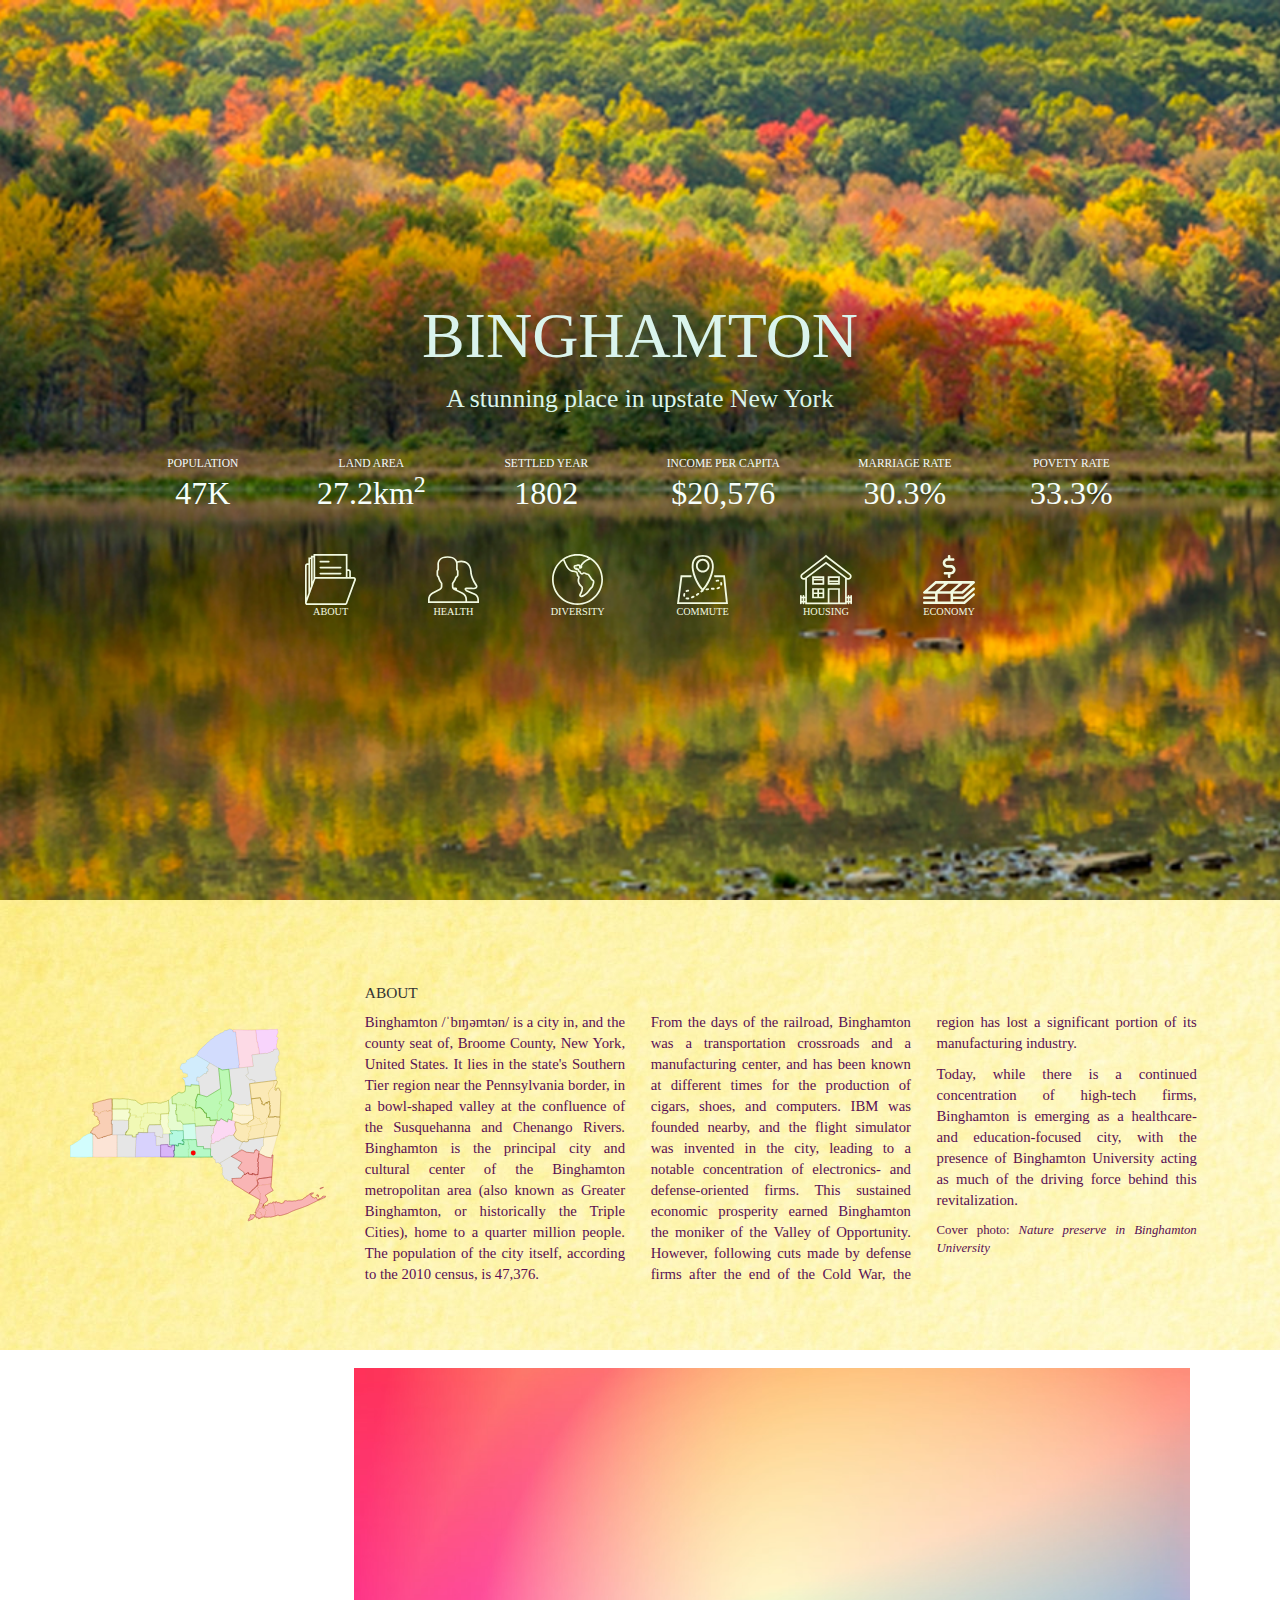
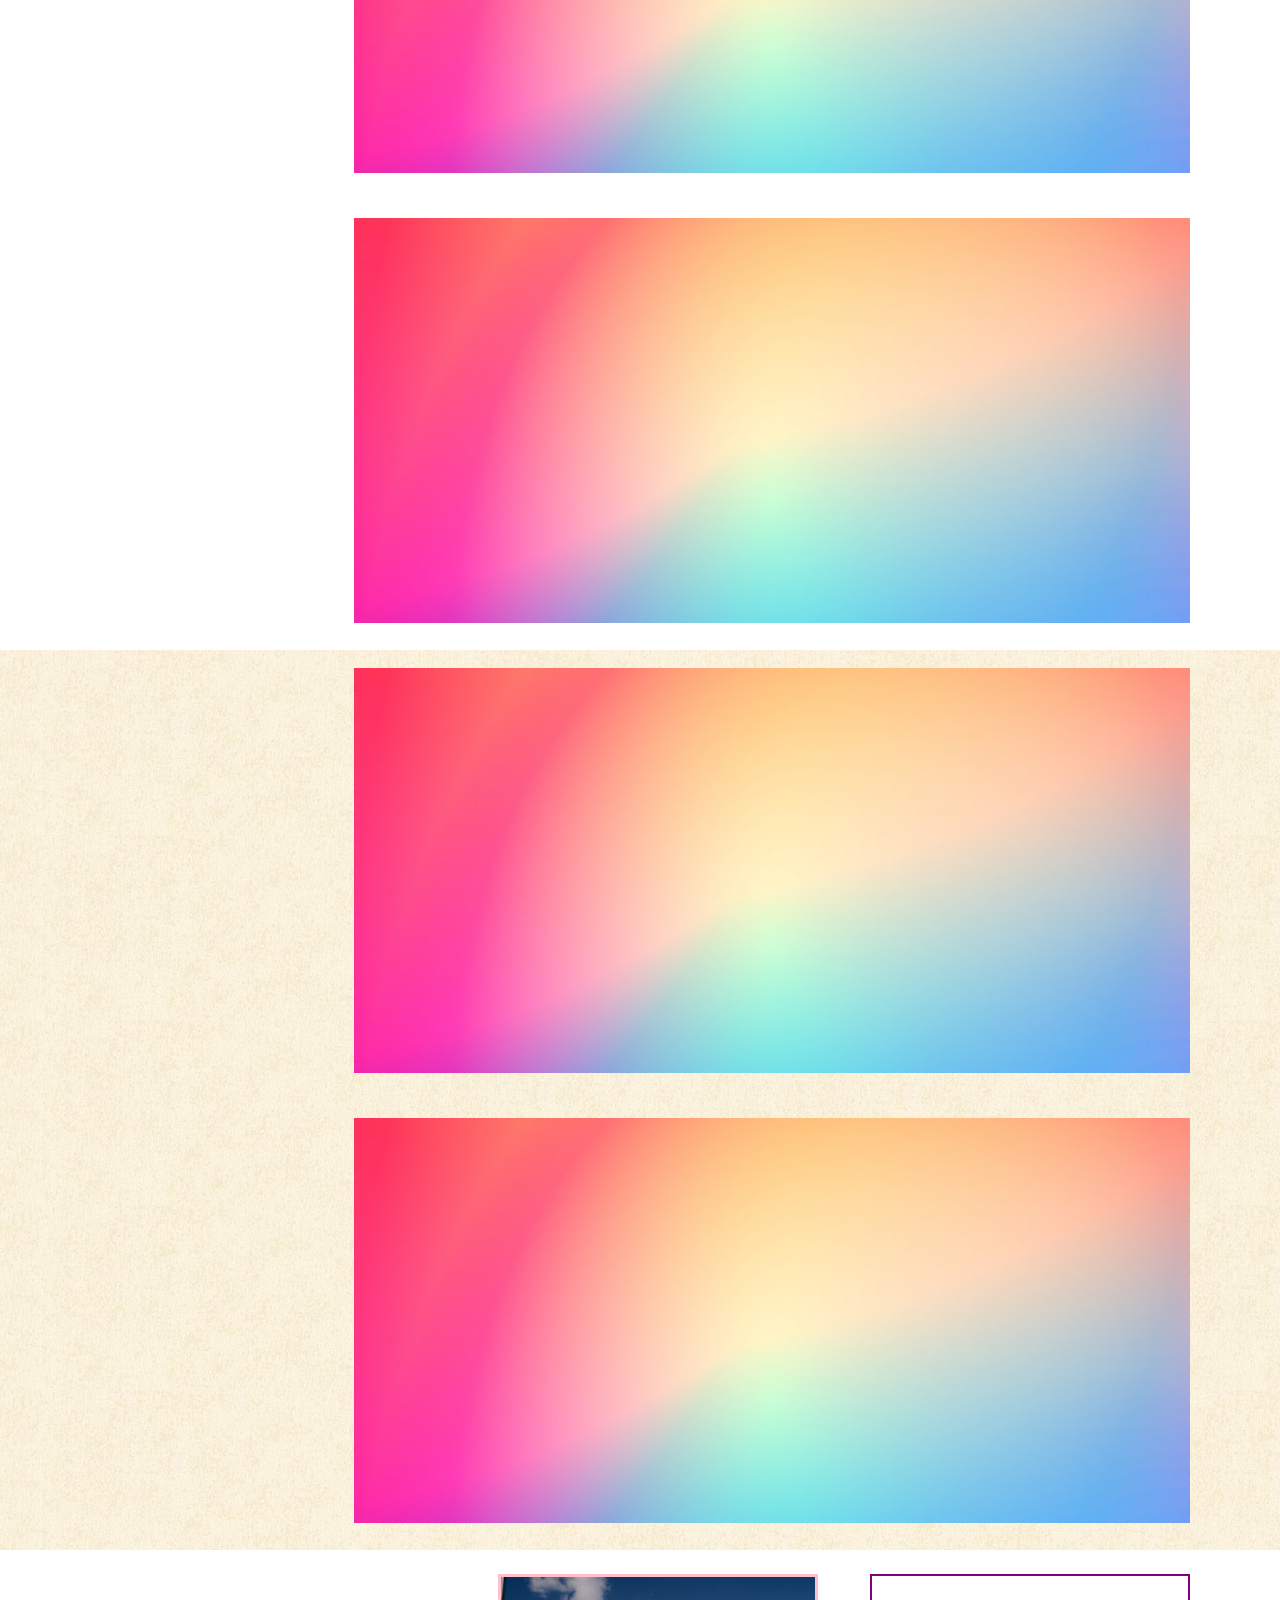
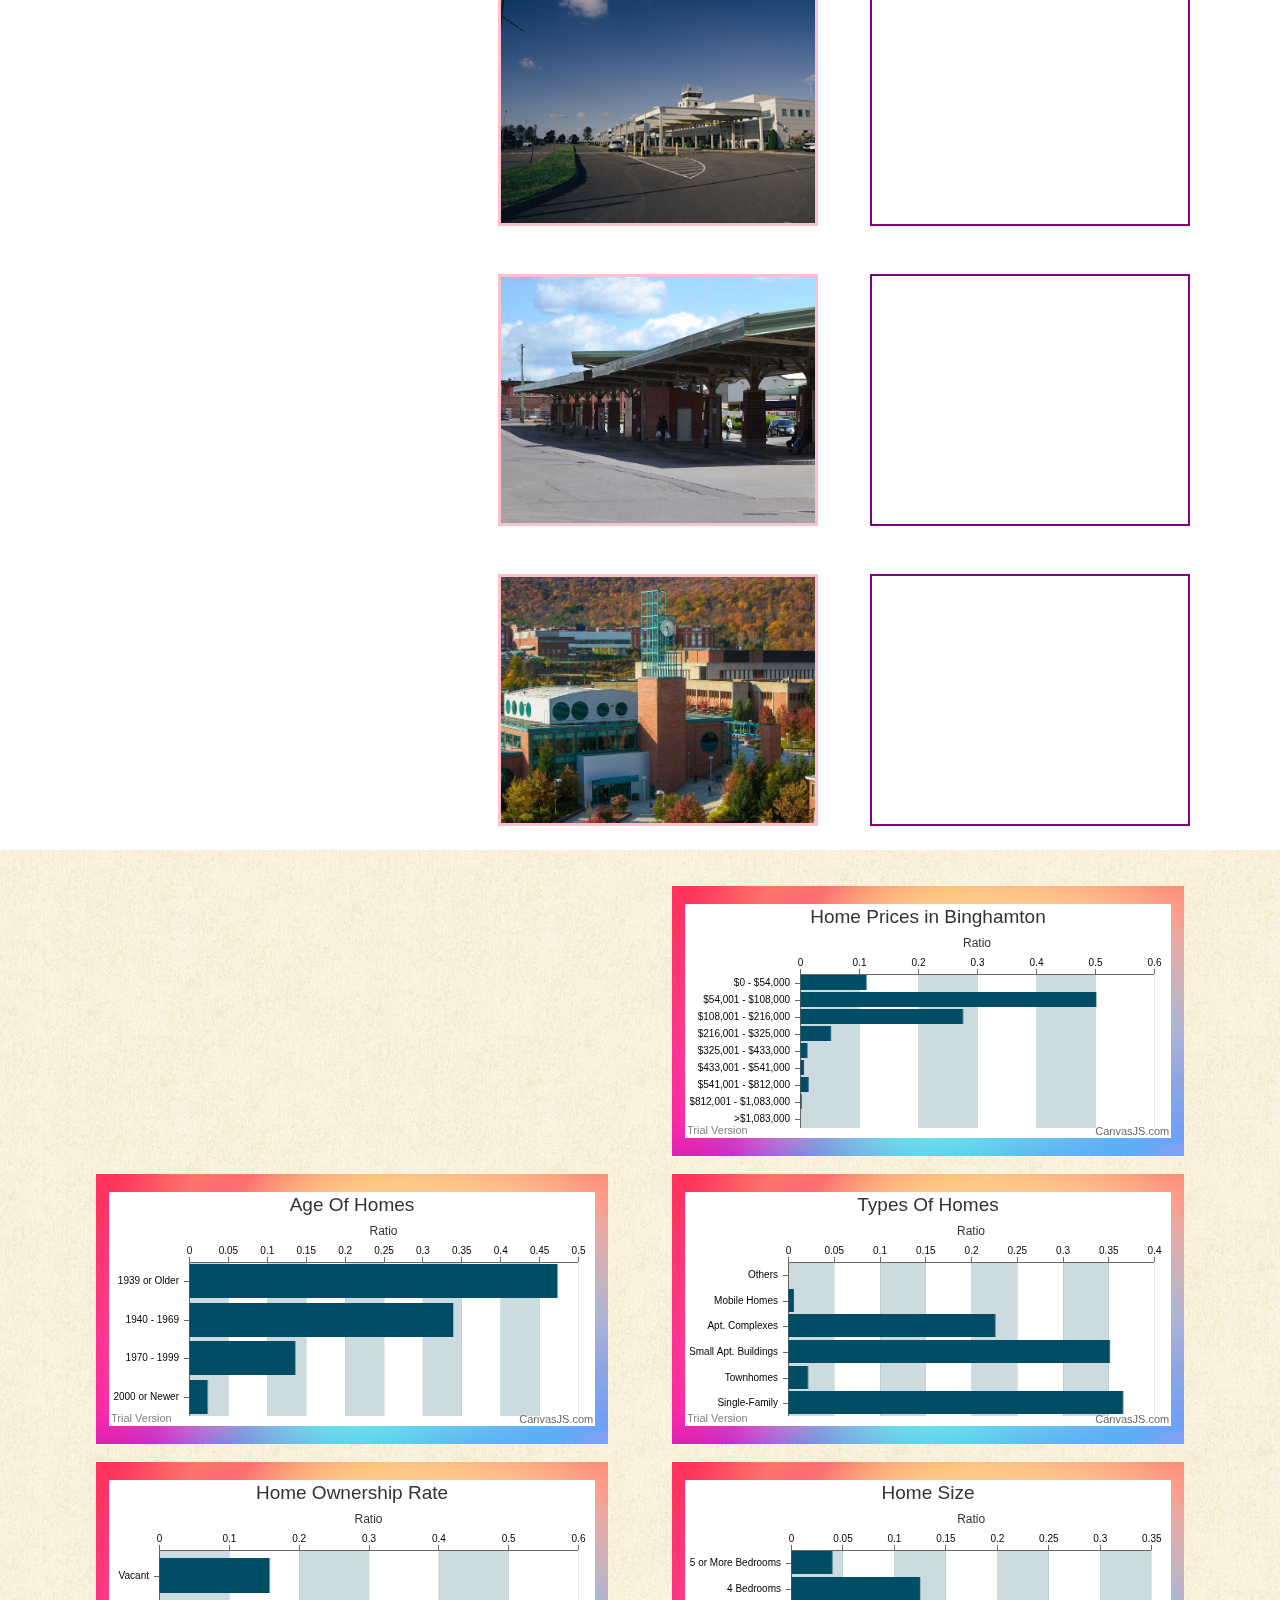
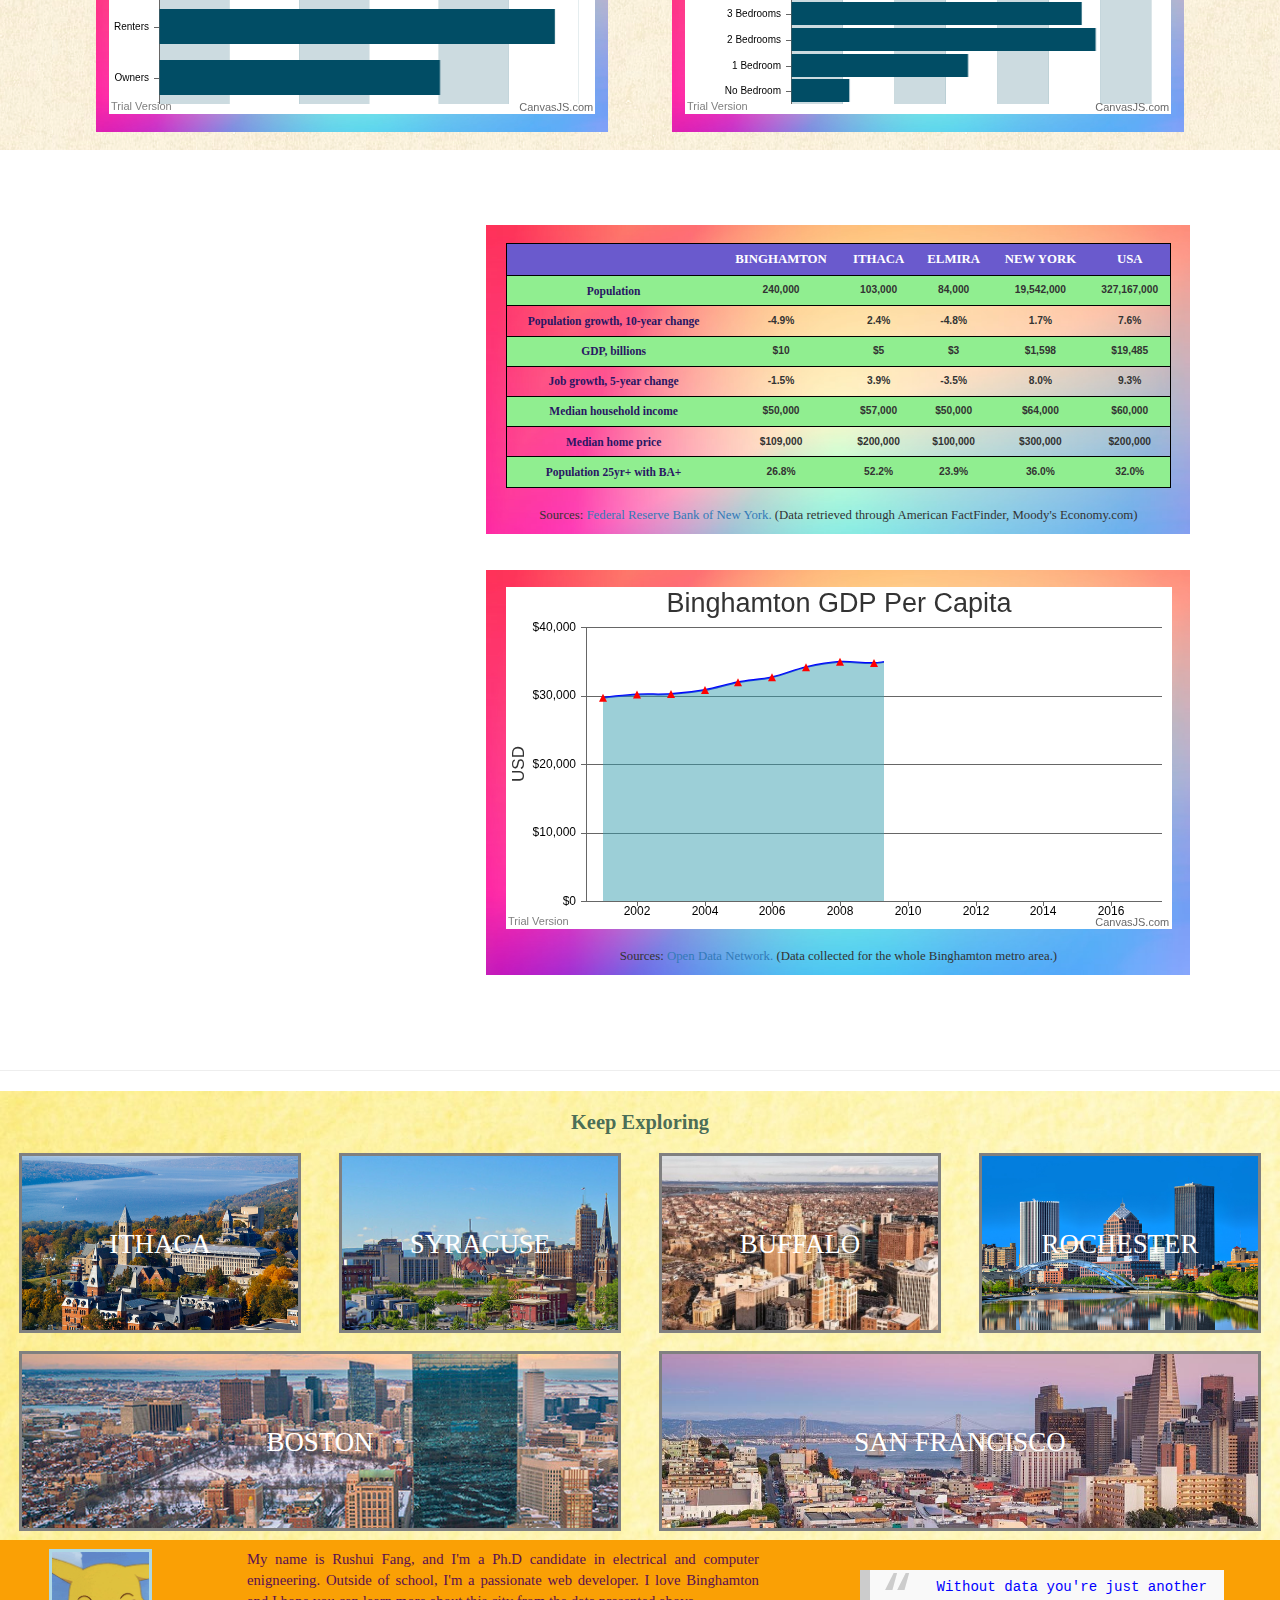
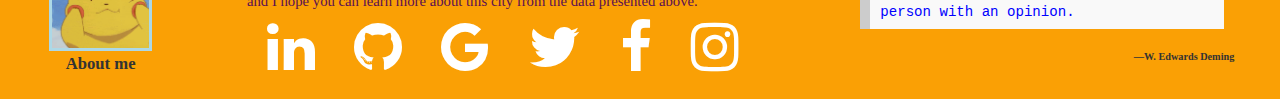
<file: Bing_data/index.html>
<!DOCTYPE html>
<html>
    <head>
        <meta charset="UTF-8" />
        <meta name="viewport" content="width=device-width, initial-scale=1.0" />
        <title>Data Analyse at Binghamton</title>
        <link rel="icon" href="pictures/bingIcon.png" />
        <link
            rel="stylesheet"
            href="https://maxcdn.bootstrapcdn.com/bootstrap/3.4.1/css/bootstrap.min.css"
        />
        <link rel="stylesheet" href="dataAnalyseStyle.css" />
        <link
            rel="stylesheet"
            href="https://maxcdn.bootstrapcdn.com/font-awesome/4.7.0/css/font-awesome.min.css"
        />
        <script src="https://ajax.googleapis.com/ajax/libs/jquery/3.5.1/jquery.min.js"></script>
        <script src="https://maxcdn.bootstrapcdn.com/bootstrap/3.4.1/js/bootstrap.min.js"></script>
        <script src="canvasjs.min.js"></script>
        <script src="chartsData.js"></script>
    </head>
    <body>
        <div class="head">
            <div class="head-text">
                <h1>BINGHAMTON</h1>
                <p>A stunning place in upstate New York</p>
            </div>
            <div class="head-profile">
                <div class="stat">
                    <div class="stat-title"><p>POPULATION</p></div>
                    <div class="stat-value"><p>47K</p></div>
                </div>
                <div class="stat">
                    <div class="stat-title"><p>LAND AREA</p></div>
                    <div class="stat-value">
                        <p>27.2km<sup>2</sup></p>
                    </div>
                </div>
                <div class="stat">
                    <div class="stat-title"><p>SETTLED YEAR</p></div>
                    <div class="stat-value"><p>1802</p></div>
                </div>
                <div class="stat">
                    <div class="stat-title"><p>INCOME PER CAPITA</p></div>
                    <div class="stat-value"><p>$20,576</p></div>
                </div>
                <div class="stat">
                    <div class="stat-title"><p>MARRIAGE RATE</p></div>
                    <div class="stat-value"><p>30.3%</p></div>
                </div>
                <div class="stat">
                    <div class="stat-title"><p>POVETY RATE</p></div>
                    <div class="stat-value"><p>33.3%</p></div>
                </div>
            </div>
            <div id="head-nav">
                <div class="nav-svg">
                    <a href="#about">
                        <img class="svg-logo" src="svg/about.svg" />
                        <div class="nav-text">ABOUT</div>
                    </a>
                </div>
                <div class="nav-svg">
                    <a href="#health">
                        <img class="svg-logo" src="svg/health.svg" />
                        <div class="nav-text">HEALTH</div>
                    </a>
                </div>
                <div class="nav-svg">
                    <a href="#diversity">
                        <img class="svg-logo" src="svg/diversity.svg" />
                        <div class="nav-text">DIVERSITY</div>
                    </a>
                </div>
                <div class="nav-svg">
                    <a href="#commute">
                        <img class="svg-logo" src="svg/commute.svg" />
                        <div class="nav-text">COMMUTE</div>
                    </a>
                </div>
                <div class="nav-svg">
                    <a href="#housing">
                        <img class="svg-logo" src="svg/housing.svg" />
                        <div class="nav-text">HOUSING</div>
                    </a>
                </div>
                <div class="nav-svg">
                    <a href="#economy">
                        <img class="svg-logo" src="svg/economy.svg" />
                        <div class="nav-text">ECONOMY</div>
                    </a>
                </div>
            </div>
        </div>
        <div id="about">
            <div class="about-svg">
                <img src="svg/nys-counties.svg" class="nys-svg" />
            </div>
            <div class="about-text">
                <div class="about-text1"><h2>ABOUT</h2></div>
                <div class="about-text2">
                    <p>
                        Binghamton /ˈbɪŋəmtən/ is a city in, and the county seat
                        of, Broome County, New York, United States. It lies in
                        the state's Southern Tier region near the Pennsylvania
                        border, in a bowl-shaped valley at the confluence of the
                        Susquehanna and Chenango Rivers. Binghamton is the
                        principal city and cultural center of the Binghamton
                        metropolitan area (also known as Greater Binghamton, or
                        historically the Triple Cities), home to a quarter
                        million people. The population of the city itself,
                        according to the 2010 census, is 47,376.
                    </p>
                    <p>
                        From the days of the railroad, Binghamton was a
                        transportation crossroads and a manufacturing center,
                        and has been known at different times for the production
                        of cigars, shoes, and computers. IBM was founded nearby,
                        and the flight simulator was invented in the city,
                        leading to a notable concentration of electronics- and
                        defense-oriented firms. This sustained economic
                        prosperity earned Binghamton the moniker of the Valley
                        of Opportunity. However, following cuts made by defense
                        firms after the end of the Cold War, the region has lost
                        a significant portion of its manufacturing industry.
                    </p>
                    <p>
                        Today, while there is a continued concentration of
                        high-tech firms, Binghamton is emerging as a healthcare-
                        and education-focused city, with the presence of
                        Binghamton University acting as much of the driving
                        force behind this revitalization.
                    </p>
                    <p id="source">
                        Cover photo:
                        <i>Nature preserve in Binghamton University</i>
                    </p>
                </div>
            </div>
        </div>
        <div id="health">
            <div class="text-chart-section">
                <div id="text-health1" class="text-section">
                    <div class="text1"><h2>POPULATION</h2></div>
                    <div class="text2">
                        <p>
                            Until the mid-1950s, Binghamton saw its population
                            grow rapidly due to its industrial boom, and was one
                            of the largest 100 cities in the United States
                            between 1890 and 1910. Since 1950, the city has
                            experienced sustained population loss, some of which
                            was the result of suburbanization. Much of the
                            recent population loss is skewed towards the younger
                            population, resulting in the growth of the relative
                            proportion of the elderly. (Source:
                            <a
                                href="https://worldpopulationreview.com/us-cities/binghamton-university-ny-population/"
                            >
                                World Population Review</a
                            >)
                        </p>
                    </div>
                </div>
                <div class="chart-section">
                    <div id="nys-population-chart"></div>
                </div>
            </div>
            <div class="text-chart-section">
                <div id="text-health2" class="text-section">
                    <div class="text1"><h2>HEALTH CARE</h2></div>
                    <div class="text2">
                        <p>
                            United Health Services (UHS) operates Binghamton
                            General Hospital in the Southside and Wilson Medical
                            Center in Johnson City, while Lourdes Hospital is
                            sponsored by the Daughters of Charity of Saint
                            Vincent de Paul. The bar chart on the right shows
                            hospital beds supply vesus popluation. (Source:
                            <a
                                href="https://bao.arcgis.com/covid-19/jhu/county/36007.html"
                                >Johns Hopkins University</a
                            >)
                        </p>
                    </div>
                </div>
                <div class="chart-section">
                    <div id="health-bar1"></div>
                    <div id="health-bar2"></div>
                </div>
            </div>
        </div>
        <div id="diversity">
            <div class="text-chart-section">
                <div id="text-diversity1" class="text-section">
                    <div class="text1">
                        <h2>DIVERSITY</h2>
                    </div>
                    <div class="text2">
                        <p>
                            Binghamton is home to an ethnically diverse
                            population. During its industrial heyday, thousands
                            of European immigrants moved to the city as they
                            found an abundance of jobs and working-class
                            prosperity. Due to its diversity, there are many
                            religious denominations found within the region. Pie
                            chart on the right shows the racial makeup of
                            Binghamton city. (Source:
                            <a
                                href="https://worldpopulationreview.com/us-cities/binghamton-ny-population/"
                                >World Population Review.</a
                            >)
                        </p>
                    </div>
                </div>
                <div class="chart-section">
                    <div id="bing-ethnicity-pie"></div>
                </div>
            </div>
            <div class="text-chart-section">
                <div id="text-diversity2" class="text-section">
                    <div class="text2">
                        <p>
                            As of 2018, there are 14,021 undergraduate students
                            and 3,747 graduate students enrolled at Binghamton
                            University, with 768 full-time faculty and a
                            student-to-faculty of 20:1. 84% of undergraduate
                            students at Binghamton are residents of New York
                            state, with more than 60 percent from the greater
                            New York City area and the remainder from all
                            corners of the state. (Source:
                            <a
                                href="https://en.wikipedia.org/wiki/Binghamton_University"
                                >Wikipedia</a
                            >
                            &
                            <a
                                href="https://worldpopulationreview.com/us-cities/binghamton-university-ny-population/"
                                >World Population Review.</a
                            >)
                        </p>
                    </div>
                </div>
                <div class="chart-section">
                    <div id="bu-ethnicity-pie"></div>
                </div>
            </div>
        </div>
        <div id="commute">
            <div class="commute-subdiv">
                <div id="text-commute1" class="commute-text">
                    <h2>COMMUTE</h2>
                    <p>
                        <strong>Greater Binghamton Airport</strong> (BGM) is a
                        county-owned American airport eight miles north of
                        Binghamton, New York. It is in East Maine and serves the
                        Southern Tier of New York. BGM offers daily, commercial,
                        non-stop flights on Delta Airlines. Greater Binghamton
                        Airport is owned by Broome County and operated by the
                        Department of Aviation.
                    </p>
                </div>
                <div class="commute-picture commute-pic1"></div>
                <div class="commute-map">
                    <iframe
                        src="https://www.google.com/maps/embed?pb=!1m18!1m12!1m3!1d2955.271061836147!2d-75.98359164865363!3d42.20865097909526!2m3!1f0!2f0!3f0!3m2!1i1024!2i768!4f13.1!3m3!1m2!1s0x89daf165b92a0803%3A0xc987da113f75e51a!2sGreater%20Binghamton%20Airport!5e0!3m2!1sen!2sus!4v1591832568695!5m2!1sen!2sus"
                        width="100%"
                        height="100%"
                        frameborder="0"
                        style="border: 0.2vw solid purple;"
                        allowfullscreen=""
                        aria-hidden="false"
                        tabindex="0"
                    ></iframe>
                </div>
            </div>
            <div class="commute-subdiv">
                <div id="text-commute2" class="commute-text">
                    <p>
                        <strong
                            >Greater Binghamton Transportation Center</strong
                        >
                        is your one-stop station for local, regional, and
                        interstate bus travel. The facility offers a safe, clean
                        environment with a large indoor seating area and a host
                        of amenities. Several restaurants and retailers are
                        within walking distance. The Broome County Department of
                        Public Transportation has its primary transfer point
                        located at the facility for access to more places in the
                        Greater Binghamton area.
                    </p>
                </div>
                <div class="commute-picture commute-pic2"></div>
                <div class="commute-map">
                    <iframe
                        src="https://www.google.com/maps/embed?pb=!1m18!1m12!1m3!1d2960.293294890649!2d-75.91241104865644!3d42.10118897910304!2m3!1f0!2f0!3f0!3m2!1i1024!2i768!4f13.1!3m3!1m2!1s0x89daef7a8bdee329%3A0xbeff4201120b2491!2sGreater%20Binghamton%20Transportation%20Center!5e0!3m2!1sen!2sus!4v1591833571966!5m2!1sen!2sus"
                        width="100%"
                        height="100%"
                        frameborder="0"
                        style="border: 0.2vw solid purple;"
                        allowfullscreen=""
                        aria-hidden="false"
                        tabindex="0"
                    ></iframe>
                </div>
            </div>
            <div class="commute-subdiv">
                <div id="text-commute3" class="commute-text">
                    <p>
                        <strong>Off Campus College Transport</strong> (OCCT) is
                        the student run transportation service for Binghamton
                        University students, faculty and staff. OCCT offers
                        safe, reliable, convenient, consistent and courteous
                        transportation around the Binghamton University
                        community. Each OCCT bus and shuttle is equipped with a
                        real-time bus tracking device that allows riders to see
                        when and where they will be at any location.
                    </p>
                </div>
                <div class="commute-picture commute-pic3"></div>
                <div class="commute-map">
                    <iframe
                        src="https://www.google.com/maps/embed?pb=!1m18!1m12!1m3!1d2960.917198656221!2d-75.96911024865682!3d42.087823579104096!2m3!1f0!2f0!3f0!3m2!1i1024!2i768!4f13.1!3m3!1m2!1s0x89daeec7c8ee57d1%3A0x1caffc19b3f62f53!2sUniversity%20Union%2C%20Vestal%2C%20NY%2013850!5e0!3m2!1sen!2sus!4v1591834220473!5m2!1sen!2sus"
                        width="100%"
                        height="100%"
                        frameborder="0"
                        style="border: 0.2vw solid purple;"
                        allowfullscreen=""
                        aria-hidden="false"
                        tabindex="0"
                    ></iframe>
                </div>
            </div>
        </div>
        <div id="housing">
            <div class="housing-row">
                <div id="text-housing" class="housing-text">
                    <h2>HOUSING</h2>
                    <p>
                        Household size has decreased since the 1990s, consistent
                        with national trends. The average household size in
                        Binghamton was 2.18 persons in 2010, compared with a
                        national average of 2.59. More than 70 percent of the
                        City’s households had one or two people, which indicates
                        greater demand for smaller housing units. Conversely,
                        Broome County and the MSA had higher percentages of
                        larger families which, in turn, indicates greater demand
                        for threebedroom or larger residential units in those
                        areas not located in the City. (Source:
                        <a
                            href="https://www.neighborhoodscout.com/ny/binghamton/real-estate"
                            >Neighborhood Scout.</a
                        >)
                    </p>
                </div>
                <div class="housing-bars">
                    <div id="housing-bar-1"></div>
                </div>
            </div>
            <div class="housing-row">
                <div class="housing-bars">
                    <div id="housing-bar-2"></div>
                </div>
                <div class="housing-bars">
                    <div id="housing-bar-3"></div>
                </div>
            </div>
            <div class="housing-row">
                <div class="housing-bars">
                    <div id="housing-bar-5"></div>
                </div>
                <div class="housing-bars">
                    <div id="housing-bar-4"></div>
                </div>
            </div>
        </div>
        <div id="economy">
            <div class="economy-row">
                <div id="text-economy1" class="economy-texts">
                    <h2 style="font-family: cursive;">
                        ECONOMY
                    </h2>
                    <p>
                        Here at Binghamton, as manufacturing has waned and the
                        economy has begun to restructure, the
                        education-and-health and leisure-and-hospitality sectors
                        have become increasingly important. Binghamton
                        University has become the region’s economic centerpiece
                        and has helped stabilize an otherwise struggling area.
                        Table on the right compares some economy factors in
                        Binghamton with those in other regions.
                    </p>
                </div>
                <div class="economy-charts1">
                    <table class="economy-table">
                        <thead>
                            <tr>
                                <th></th>
                                <th>BINGHAMTON</th>
                                <th>ITHACA</th>
                                <th>ELMIRA</th>
                                <th>NEW YORK</th>
                                <th>USA</th>
                            </tr>
                        </thead>
                        <tbody>
                            <tr>
                                <td class="table-column">Population</td>
                                <td>240,000</td>
                                <td>103,000</td>
                                <td>84,000</td>
                                <td>19,542,000</td>
                                <td>327,167,000</td>
                            </tr>
                            <tr>
                                <td class="table-column">
                                    Population growth, 10-year change
                                </td>
                                <td>-4.9%</td>
                                <td>2.4%</td>
                                <td>-4.8%</td>
                                <td>1.7%</td>
                                <td>7.6%</td>
                            </tr>
                            <tr>
                                <td class="table-column">GDP, billions</td>
                                <td>$10</td>
                                <td>$5</td>
                                <td>$3</td>
                                <td>$1,598</td>
                                <td>$19,485</td>
                            </tr>
                            <tr>
                                <td class="table-column">
                                    Job growth, 5-year change
                                </td>
                                <td>-1.5%</td>
                                <td>3.9%</td>
                                <td>-3.5%</td>
                                <td>8.0%</td>
                                <td>9.3%</td>
                            </tr>
                            <tr>
                                <td class="table-column">
                                    Median household income
                                </td>
                                <td>$50,000</td>
                                <td>$57,000</td>
                                <td>$50,000</td>
                                <td>$64,000</td>
                                <td>$60,000</td>
                            </tr>
                            <tr>
                                <td class="table-column">Median home price</td>
                                <td>$109,000</td>
                                <td>$200,000</td>
                                <td>$100,000</td>
                                <td>$300,000</td>
                                <td>$200,000</td>
                            </tr>
                            <tr>
                                <td class="table-column">
                                    Population 25yr+ with BA+
                                </td>
                                <td>26.8%</td>
                                <td>52.2%</td>
                                <td>23.9%</td>
                                <td>36.0%</td>
                                <td>32.0%</td>
                            </tr>
                        </tbody>
                    </table>
                    <div class="economy-text-source">
                        <p>
                            Sources:
                            <a
                                href="https://www.newyorkfed.org/regional-economy/profiles/binghampton"
                                >Federal Reserve Bank of New York.</a
                            >
                            (Data retrieved through American FactFinder, Moody's
                            Economy.com)
                        </p>
                    </div>
                </div>
            </div>
            <div class="economy-row">
                <div id="text-economy2" class="economy-texts">
                    <p>
                        According to the NY State Department of Labor, the
                        Southern Tier’s economy continues to bounce back from
                        the worst economic downturn in 75 years. Over the 6-year
                        period ending 2016, the region's private sector job
                        count climbed by 5,200, or 2.2% to 237,200. Moreover the
                        region's growing job count has helped to push down the
                        region's unemployment rate from 7.8% in September 2010
                        to 4.9% in September 2016. Chart on the right presents
                        change of GDP per capita at Binghamton over past the few
                        years.
                    </p>
                </div>
                <div class="economy-charts2">
                    <div id="economy-spline"></div>
                    <div class="economy-text-source">
                        <p>
                            Sources:
                            <a
                                href="https://www.opendatanetwork.com/entity/310M200US13780/Binghamton_Metro_Area_NY/economy.gdp.per_capita_gdp?year=2017"
                            >
                                Open Data Network.</a
                            >
                            (Data collected for the whole Binghamton metro
                            area.)
                        </p>
                    </div>
                </div>
            </div>
        </div>
        <hr />
        <div class="footer">
            <div class="cities-profile">
                <div>
                    <h3
                        style="
                            text-align: center;
                            color: rgba(7, 59, 55, 0.74);
                            font-weight: bold;
                            font-family: fantasy;
                        "
                    >
                        Keep Exploring
                    </h3>
                </div>
                <div class="cities-profile-row">
                    <a
                        href="#ithaca-pic"
                        class="cities-profile-container"
                        id="ithaca-pic"
                        onclick="ithacaFunc()"
                    >
                        <div class="cities-profile-title">ITHACA</div>
                    </a>
                    <a
                        href="#syracuse-pic"
                        class="cities-profile-container"
                        id="syracuse-pic"
                        onclick="syracuseFunc()"
                    >
                        <div class="cities-profile-title">SYRACUSE</div>
                    </a>
                    <a
                        href="https://www.visitbuffaloniagara.com/business-type/guided-tours-guided-tours/"
                        class="cities-profile-container"
                        id="buffalo-pic"
                    >
                        <div class="cities-profile-title">BUFFALO</div>
                    </a>
                    <a
                        href="https://www.rochestermntours.com/"
                        class="cities-profile-container"
                        id="rochester-pic"
                    >
                        <div class="cities-profile-title">ROCHESTER</div>
                    </a>
                </div>
                <div class="cities-profile-row">
                    <a
                        href="https://www.boston-discovery-guide.com/boston-tours.html"
                        class="cities-profile-container cities-profile-container2"
                        id="boston-pic"
                    >
                        <div class="cities-profile-title">BOSTON</div>
                    </a>
                    <a
                        href="https://www.city-sightseeing.us/en"
                        class="cities-profile-container cities-profile-container2"
                        id="sanfran-pic"
                    >
                        <div class="cities-profile-title">SAN FRANCISCO</div>
                    </a>
                </div>
            </div>
            <div class="about-me">
                <div>
                    <div class="profile-picture"></div>
                    <h3
                        style="
                            text-align: center;
                            font-family: Verdana;
                            font-weight: bold;
                            position: relative;
                            top: -10%;
                        "
                    >
                        About me
                    </h3>
                </div>
                <div class="profile-about">
                    <p class="text2">
                        My name is Rushui Fang, and I'm a Ph.D candidate in
                        electrical and computer enigneering. Outside of school,
                        I'm a passionate web developer. I love Binghamton and I
                        hope you can learn more about this city from the data
                        presented above.
                    </p>
                    <div class="flex-center">
                        <a
                            href="https://www.linkedin.com/in/rushuifang/"
                            class="fa fa-linkedin fa-4x icon-3d"
                        ></a>
                        <a
                            href="https://github.com/rushuifang"
                            class="fa fa-github fa-4x icon-3d"
                        ></a>
                        <a
                            href="https://scholar.google.com/citations?hl=en&user=8FKWXkYAAAAJ"
                            class="fa fa-google fa-4x icon-3d"
                        ></a>
                        <a
                            href="https://twitter.com/rushuifang"
                            class="fa fa-twitter fa-4x icon-3d"
                        ></a>
                        <a
                            href="https://www.facebook.com/rushuifang"
                            class="fa fa-facebook fa-4x icon-3d"
                        ></a>
                        <a
                            href="https://www.instagram.com/rushuifang/"
                            class="fa fa-instagram fa-4x icon-3d"
                        ></a>
                    </div>
                </div>
                <div class="profile-quote">
                    <blockquote>
                        Without data you're just another person with an opinion.
                    </blockquote>
                    <p
                        style="
                            float: right;
                            font-weight: bold;
                            font-family: cursive;
                        "
                    >
                        —W. Edwards Deming
                    </p>
                </div>
            </div>
        </div>
        <script src="charts.js"></script>
        <script src="page.js"></script>
    </body>
</html>
</file>
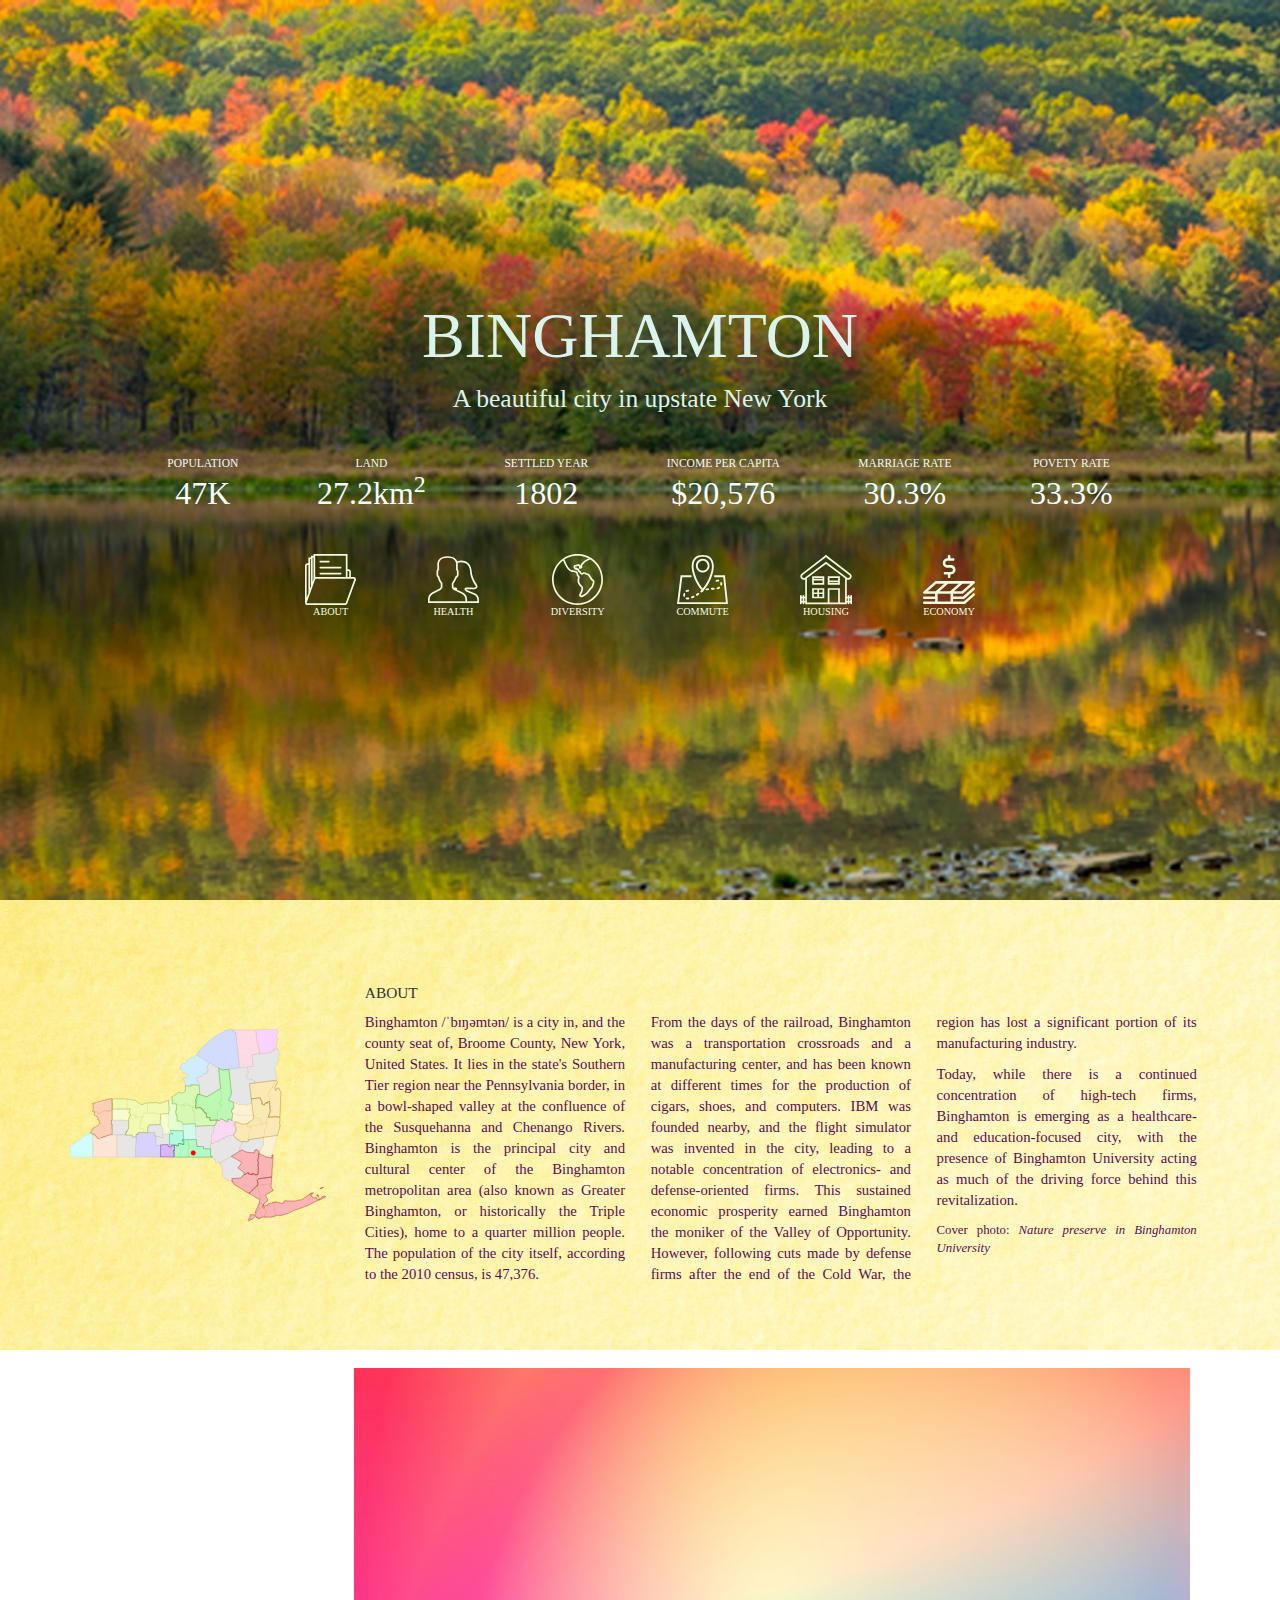
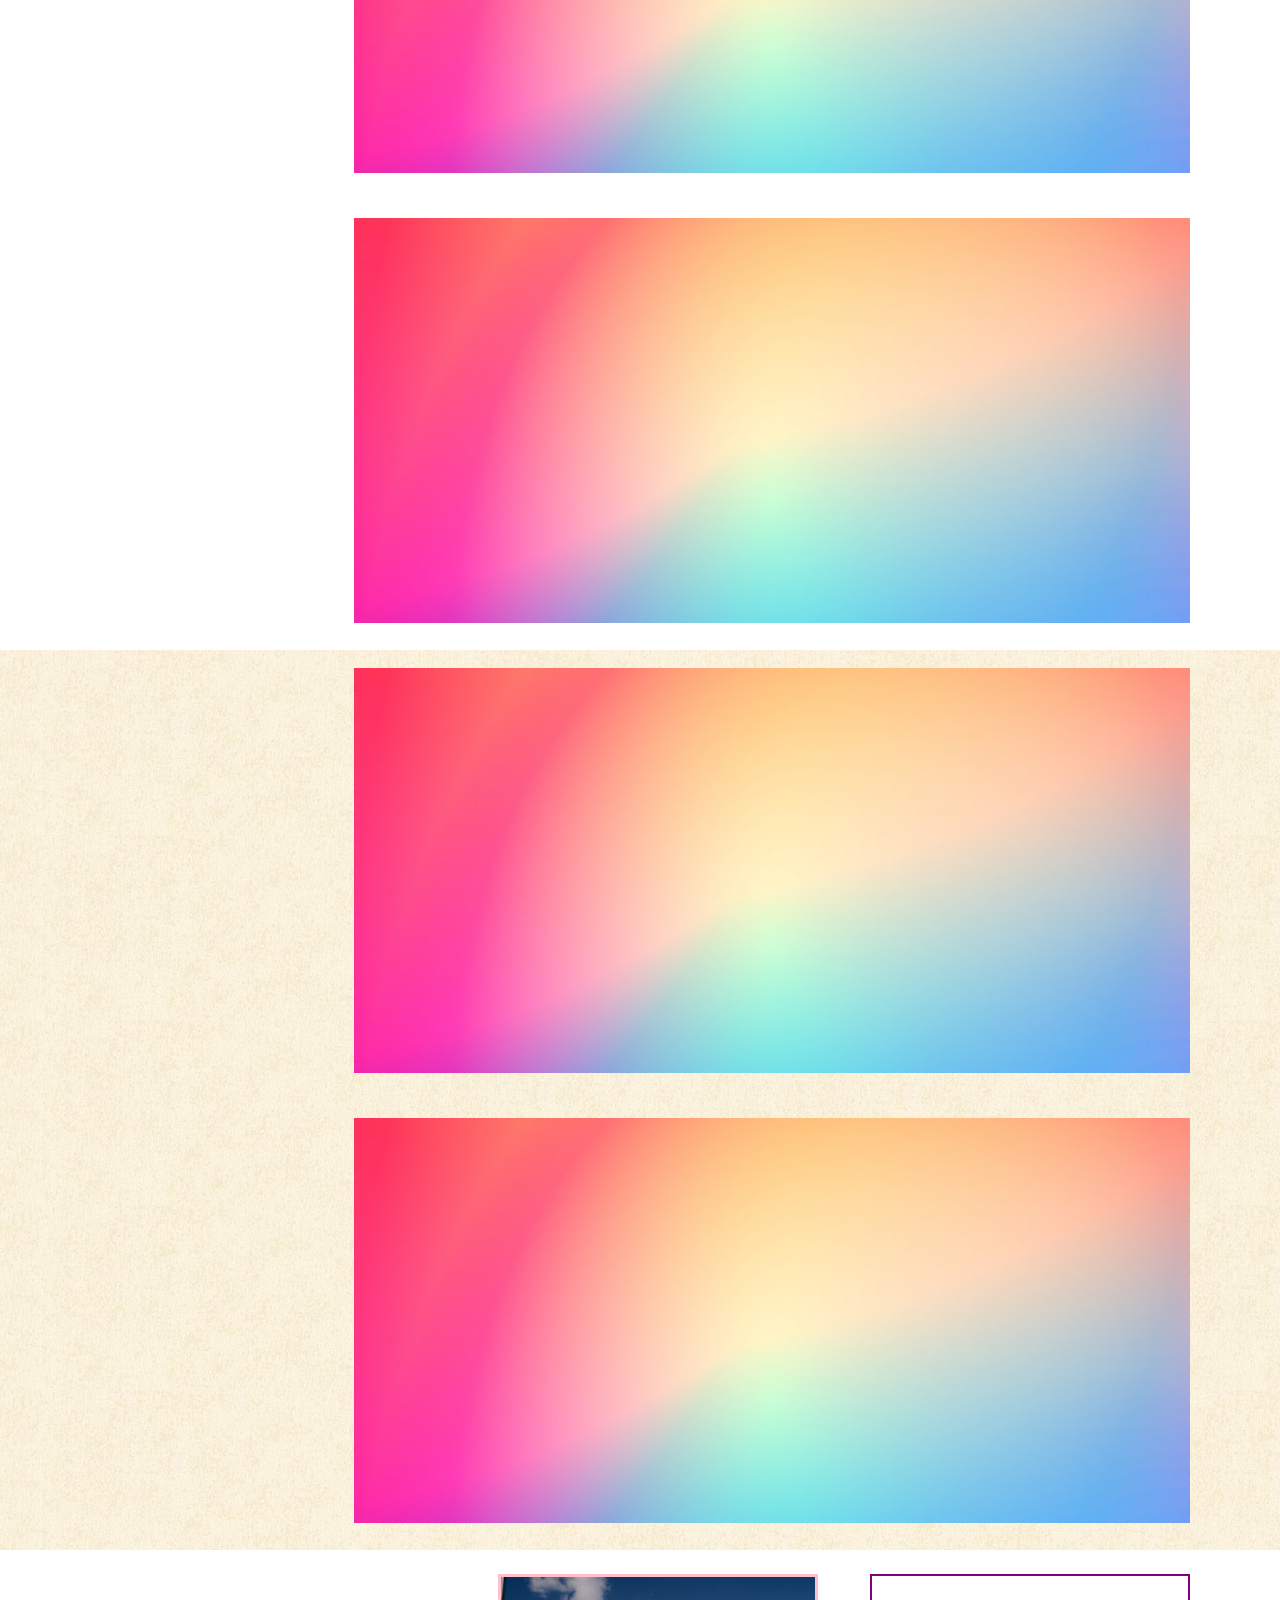
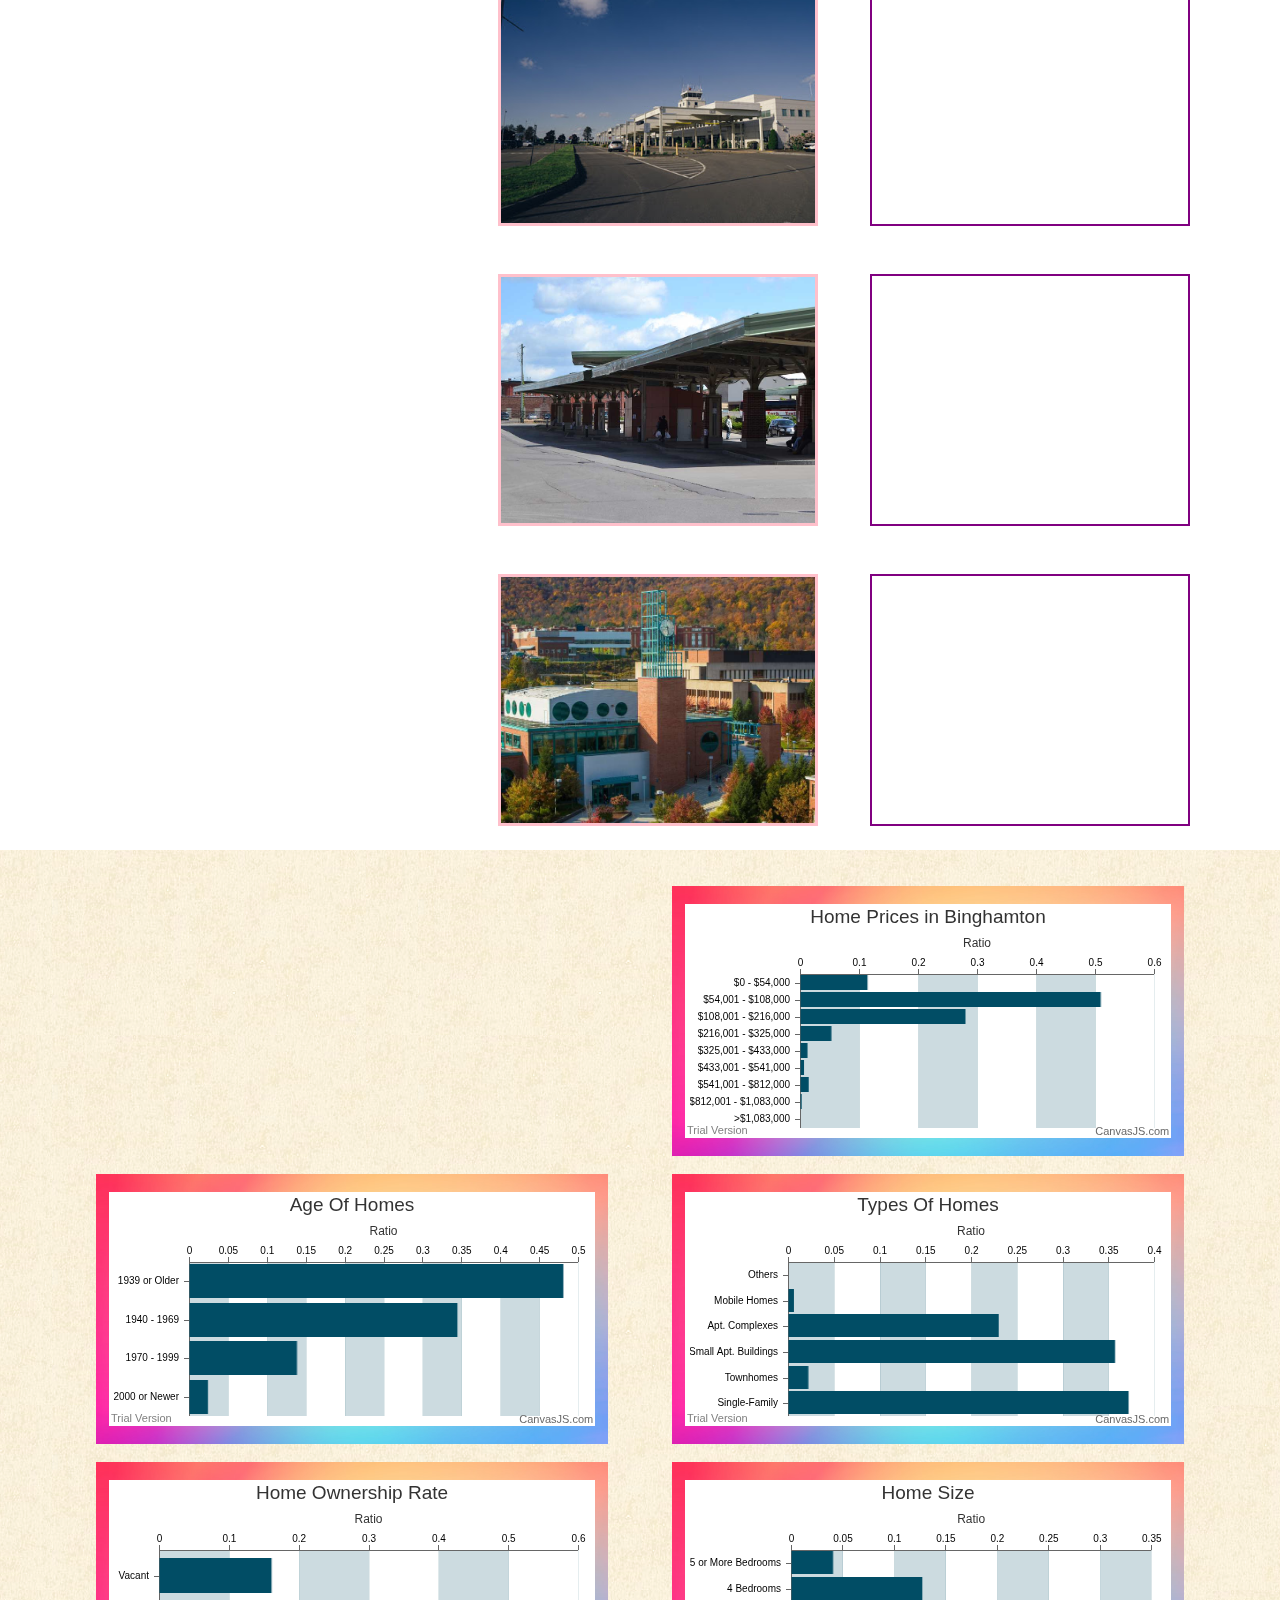
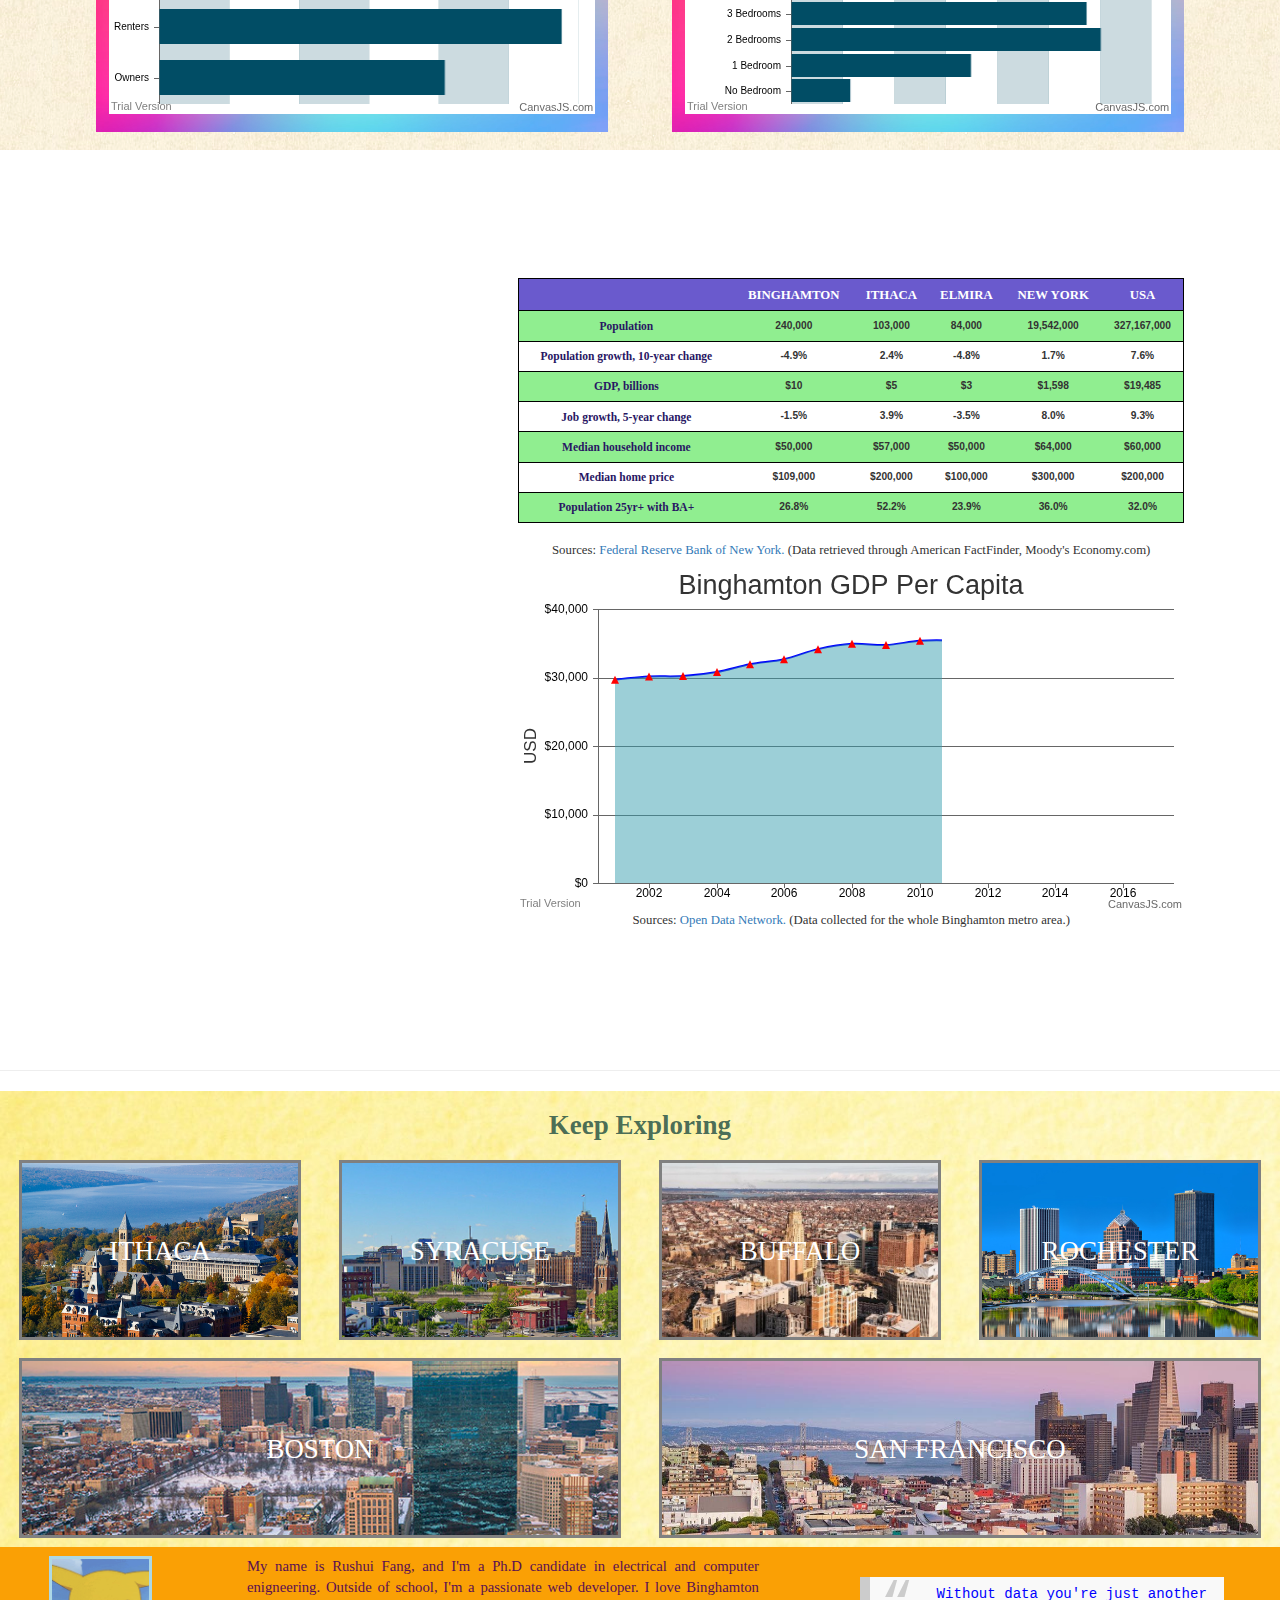
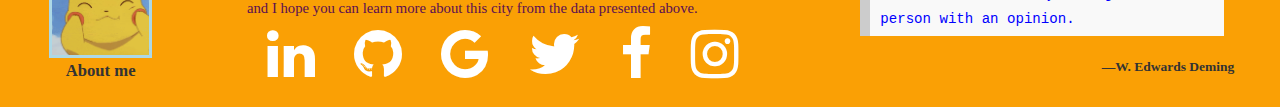
<file: Bing_data/dataAnalyse.html>
<!DOCTYPE html>
<html>
    <head>
        <meta charset="UTF-8" />
        <meta name="viewport" content="width=device-width, initial-scale=1.0" />
        <title>Data Analyze at Binghamton</title>
        <link rel="icon" href="pictures/bingIcon.png" />
        <link
            rel="stylesheet"
            href="https://maxcdn.bootstrapcdn.com/bootstrap/3.4.1/css/bootstrap.min.css"
        />
        <link rel="stylesheet" href="dataAnalyseStyle.css" />
        <link
            rel="stylesheet"
            href="https://maxcdn.bootstrapcdn.com/font-awesome/4.7.0/css/font-awesome.min.css"
        />
        <script src="https://ajax.googleapis.com/ajax/libs/jquery/3.5.1/jquery.min.js"></script>
        <script src="https://maxcdn.bootstrapcdn.com/bootstrap/3.4.1/js/bootstrap.min.js"></script>
        <script src="canvasjs.min.js"></script>
        <script src="chartsData.js"></script>
    </head>
    <body>
        <div class="head">
            <div class="head-text">
                <h1>BINGHAMTON</h1>
                <p>A beautiful city in upstate New York</p>
            </div>
            <div class="head-profile">
                <div class="stat">
                    <div class="stat-title"><p>POPULATION</p></div>
                    <div class="stat-value"><p>47K</p></div>
                </div>
                <div class="stat">
                    <div class="stat-title"><p>LAND</p></div>
                    <div class="stat-value">
                        <p>27.2km<sup>2</sup></p>
                    </div>
                </div>
                <div class="stat">
                    <div class="stat-title"><p>SETTLED YEAR</p></div>
                    <div class="stat-value"><p>1802</p></div>
                </div>
                <div class="stat">
                    <div class="stat-title"><p>INCOME PER CAPITA</p></div>
                    <div class="stat-value"><p>$20,576</p></div>
                </div>
                <div class="stat">
                    <div class="stat-title"><p>MARRIAGE RATE</p></div>
                    <div class="stat-value"><p>30.3%</p></div>
                </div>
                <div class="stat">
                    <div class="stat-title"><p>POVETY RATE</p></div>
                    <div class="stat-value"><p>33.3%</p></div>
                </div>
            </div>
            <div id="head-nav">
                <div class="nav-svg">
                    <a href="#about">
                        <img class="svg-logo" src="svg/about.svg" />
                        <div class="nav-text">ABOUT</div>
                    </a>
                </div>
                <div class="nav-svg">
                    <a href="#health">
                        <img class="svg-logo" src="svg/health.svg" />
                        <div class="nav-text">HEALTH</div>
                    </a>
                </div>
                <div class="nav-svg">
                    <a href="#diversity">
                        <img class="svg-logo" src="svg/diversity.svg" />
                        <div class="nav-text">DIVERSITY</div>
                    </a>
                </div>
                <div class="nav-svg">
                    <a href="#commute">
                        <img class="svg-logo" src="svg/commute.svg" />
                        <div class="nav-text">COMMUTE</div>
                    </a>
                </div>
                <div class="nav-svg">
                    <a href="#housing">
                        <img class="svg-logo" src="svg/housing.svg" />
                        <div class="nav-text">HOUSING</div>
                    </a>
                </div>
                <div class="nav-svg">
                    <a href="#economy">
                        <img class="svg-logo" src="svg/economy.svg" />
                        <div class="nav-text">ECONOMY</div>
                    </a>
                </div>
            </div>
        </div>
        <div id="about">
            <div class="about-svg">
                <img src="svg/nys-counties.svg" class="nys-svg" />
            </div>
            <div class="about-text">
                <div class="about-text1"><h2>ABOUT</h2></div>
                <div class="about-text2">
                    <p>
                        Binghamton /ˈbɪŋəmtən/ is a city in, and the county seat
                        of, Broome County, New York, United States. It lies in
                        the state's Southern Tier region near the Pennsylvania
                        border, in a bowl-shaped valley at the confluence of the
                        Susquehanna and Chenango Rivers. Binghamton is the
                        principal city and cultural center of the Binghamton
                        metropolitan area (also known as Greater Binghamton, or
                        historically the Triple Cities), home to a quarter
                        million people. The population of the city itself,
                        according to the 2010 census, is 47,376.
                    </p>
                    <p>
                        From the days of the railroad, Binghamton was a
                        transportation crossroads and a manufacturing center,
                        and has been known at different times for the production
                        of cigars, shoes, and computers. IBM was founded nearby,
                        and the flight simulator was invented in the city,
                        leading to a notable concentration of electronics- and
                        defense-oriented firms. This sustained economic
                        prosperity earned Binghamton the moniker of the Valley
                        of Opportunity. However, following cuts made by defense
                        firms after the end of the Cold War, the region has lost
                        a significant portion of its manufacturing industry.
                    </p>
                    <p>
                        Today, while there is a continued concentration of
                        high-tech firms, Binghamton is emerging as a healthcare-
                        and education-focused city, with the presence of
                        Binghamton University acting as much of the driving
                        force behind this revitalization.
                    </p>
                    <p id="source">
                        Cover photo:
                        <i>Nature preserve in Binghamton University</i>
                    </p>
                </div>
            </div>
        </div>
        <div id="health">
            <div class="text-chart-section">
                <div id="text-health1" class="text-section">
                    <div class="text1"><h2>POPULATION</h2></div>
                    <div class="text2">
                        <p>
                            Until the mid-1950s, Binghamton saw its population
                            grow rapidly due to its industrial boom, and was one
                            of the largest 100 cities in the United States
                            between 1890 and 1910. Since 1950, the city has
                            experienced sustained population loss, some of which
                            was the result of suburbanization. Much of the
                            recent population loss is skewed towards the younger
                            population, resulting in the growth of the relative
                            proportion of the elderly. (Source:
                            <a
                                href="https://worldpopulationreview.com/us-cities/binghamton-university-ny-population/"
                            >
                                World Population Review</a
                            >)
                        </p>
                    </div>
                </div>
                <div class="chart-section">
                    <div
                        id="nys-population-chart"
                        style="height: 40vh; width: 65vw; margin: 0 auto;"
                    ></div>
                </div>
            </div>
            <div class="text-chart-section">
                <div id="text-health2" class="text-section">
                    <div class="text1"><h2>HEALTH CARE</h2></div>
                    <div class="text2">
                        <p>
                            United Health Services (UHS) operates Binghamton
                            General Hospital in the Southside and Wilson Medical
                            Center in Johnson City, while Lourdes Hospital is
                            sponsored by the Daughters of Charity of Saint
                            Vincent de Paul. The bar chart on the right shows
                            hospital beds supply vesus popluation. (Source:
                            <a
                                href="https://bao.arcgis.com/covid-19/jhu/county/36007.html"
                                >Johns Hopkins University</a
                            >)
                        </p>
                    </div>
                </div>
                <div class="chart-section">
                    <div
                        id="health-bar1"
                        style="height: 40vh; width: 30vw; margin: 0 auto;"
                    ></div>
                    <div
                        id="health-bar2"
                        style="height: 40vh; width: 30vw; margin: 0 auto;"
                    ></div>
                </div>
            </div>
        </div>
        <div id="diversity">
            <div class="text-chart-section">
                <div id="text-diversity1" class="text-section">
                    <div class="text1">
                        <h2>DIVERSITY</h2>
                    </div>
                    <div class="text2">
                        <p>
                            Binghamton is home to an ethnically diverse
                            population. During its industrial heyday, thousands
                            of European immigrants moved to the city as they
                            found an abundance of jobs and working-class
                            prosperity. Due to its diversity, there are many
                            religious denominations found within the region. Pie
                            chart on the right shows the racial makeup of
                            Binghamton city. (Source:
                            <a
                                href="https://worldpopulationreview.com/us-cities/binghamton-ny-population/"
                                >World Population Review.</a
                            >)
                        </p>
                    </div>
                </div>
                <div class="chart-section">
                    <div
                        id="bing-ethnicity-pie"
                        style="height: 40vh; width: 65vw; margin: 0 auto;"
                    ></div>
                </div>
            </div>
            <div class="text-chart-section">
                <div id="text-diversity2" class="text-section">
                    <div class="text2">
                        <p>
                            As of 2018, there are 14,021 undergraduate students
                            and 3,747 graduate students enrolled at Binghamton
                            University, with 768 full-time faculty and a
                            student-to-faculty of 20:1. 84% of undergraduate
                            students at Binghamton are residents of New York
                            state, with more than 60 percent from the greater
                            New York City area and the remainder from all
                            corners of the state. (Source:
                            <a
                                href="https://en.wikipedia.org/wiki/Binghamton_University"
                                >Wikipedia</a
                            >
                            &
                            <a
                                href="https://worldpopulationreview.com/us-cities/binghamton-university-ny-population/"
                                >World Population Review.</a
                            >)
                        </p>
                    </div>
                </div>
                <div class="chart-section">
                    <div
                        id="bu-ethnicity-pie"
                        style="height: 40vh; width: 65vw; margin: 0 auto;"
                    ></div>
                </div>
            </div>
        </div>
        <div id="commute">
            <div class="commute-subdiv">
                <div id="text-commute1" class="commute-text">
                    <h2>COMMUTE</h2>
                    <p>
                        <strong>Greater Binghamton Airport</strong> (BGM) is a
                        county-owned American airport eight miles north of
                        Binghamton, New York. It is in East Maine and serves the
                        Southern Tier of New York. BGM offers daily, commercial,
                        non-stop flights on Delta Airlines. Greater Binghamton
                        Airport is owned by Broome County and operated by the
                        Department of Aviation.
                    </p>
                </div>
                <div class="commute-picture commute-pic1"></div>
                <div class="commute-map">
                    <iframe
                        src="https://www.google.com/maps/embed?pb=!1m18!1m12!1m3!1d2955.271061836147!2d-75.98359164865363!3d42.20865097909526!2m3!1f0!2f0!3f0!3m2!1i1024!2i768!4f13.1!3m3!1m2!1s0x89daf165b92a0803%3A0xc987da113f75e51a!2sGreater%20Binghamton%20Airport!5e0!3m2!1sen!2sus!4v1591832568695!5m2!1sen!2sus"
                        width="100%"
                        height="100%"
                        frameborder="0"
                        style="border: 0.2vw solid purple;"
                        allowfullscreen=""
                        aria-hidden="false"
                        tabindex="0"
                    ></iframe>
                </div>
            </div>
            <div class="commute-subdiv">
                <div id="text-commute2" class="commute-text">
                    <p>
                        <strong
                            >Greater Binghamton Transportation Center</strong
                        >
                        is your one-stop station for local, regional, and
                        interstate bus travel. The facility offers a safe, clean
                        environment with a large indoor seating area and a host
                        of amenities. Several restaurants and retailers are
                        within walking distance. The Broome County Department of
                        Public Transportation has its primary transfer point
                        located at the facility for access to more places in the
                        Greater Binghamton area.
                    </p>
                </div>
                <div class="commute-picture commute-pic2"></div>
                <div class="commute-map">
                    <iframe
                        src="https://www.google.com/maps/embed?pb=!1m18!1m12!1m3!1d2960.293294890649!2d-75.91241104865644!3d42.10118897910304!2m3!1f0!2f0!3f0!3m2!1i1024!2i768!4f13.1!3m3!1m2!1s0x89daef7a8bdee329%3A0xbeff4201120b2491!2sGreater%20Binghamton%20Transportation%20Center!5e0!3m2!1sen!2sus!4v1591833571966!5m2!1sen!2sus"
                        width="100%"
                        height="100%"
                        frameborder="0"
                        style="border: 0.2vw solid purple;"
                        allowfullscreen=""
                        aria-hidden="false"
                        tabindex="0"
                    ></iframe>
                </div>
            </div>
            <div class="commute-subdiv">
                <div id="text-commute3" class="commute-text">
                    <p>
                        <strong>Off Campus College Transport</strong> (OCCT) is
                        the student run transportation service for Binghamton
                        University students, faculty and staff. OCCT offers
                        safe, reliable, convenient, consistent and courteous
                        transportation around the Binghamton University
                        community. Each OCCT bus and shuttle is equipped with a
                        real-time bus tracking device that allows riders to see
                        when and where they will be at any location.
                    </p>
                </div>
                <div class="commute-picture commute-pic3"></div>
                <div class="commute-map">
                    <iframe
                        src="https://www.google.com/maps/embed?pb=!1m18!1m12!1m3!1d2960.917198656221!2d-75.96911024865682!3d42.087823579104096!2m3!1f0!2f0!3f0!3m2!1i1024!2i768!4f13.1!3m3!1m2!1s0x89daeec7c8ee57d1%3A0x1caffc19b3f62f53!2sUniversity%20Union%2C%20Vestal%2C%20NY%2013850!5e0!3m2!1sen!2sus!4v1591834220473!5m2!1sen!2sus"
                        width="100%"
                        height="100%"
                        frameborder="0"
                        style="border: 0.2vw solid purple;"
                        allowfullscreen=""
                        aria-hidden="false"
                        tabindex="0"
                    ></iframe>
                </div>
            </div>
        </div>
        <div id="housing">
            <div class="housing-row">
                <div id="text-housing" class="housing-text">
                    <h2>HOUSING</h2>
                    <p>
                        Household size has decreased since the 1990s, consistent
                        with national trends. The average household size in
                        Binghamton was 2.18 persons in 2010, compared with a
                        national average of 2.59. More than 70 percent of the
                        City’s households had one or two people, which indicates
                        greater demand for smaller housing units. Conversely,
                        Broome County and the MSA had higher percentages of
                        larger families which, in turn, indicates greater demand
                        for threebedroom or larger residential units in those
                        areas not located in the City. (Source:
                        <a
                            href="https://www.neighborhoodscout.com/ny/binghamton/real-estate"
                            >Neighborhood Scout.</a
                        >)
                    </p>
                </div>
                <div class="housing-bars">
                    <div
                        id="housing-bar-1"
                        style="height: 26vh; width: 38vw; margin: 2vh auto;"
                    ></div>
                </div>
            </div>
            <div class="housing-row">
                <div class="housing-bars">
                    <div
                        id="housing-bar-2"
                        style="height: 26vh; width: 38vw; margin: 2vh auto;"
                    ></div>
                </div>
                <div class="housing-bars">
                    <div
                        id="housing-bar-3"
                        style="height: 26vh; width: 38vw; margin: 2vh auto;"
                    ></div>
                </div>
            </div>
            <div class="housing-row">
                <div class="housing-bars">
                    <div
                        id="housing-bar-5"
                        style="height: 26vh; width: 38vw; margin: 2vh auto;"
                    ></div>
                </div>
                <div class="housing-bars">
                    <div
                        id="housing-bar-4"
                        style="height: 26vh; width: 38vw; margin: 2vh auto;"
                    ></div>
                </div>
            </div>
        </div>
        <div id="economy">
            <div class="economy-row">
                <div id="text-economy1" class="economy-texts">
                    <h2 style="font-family: cursive; font-size: 1.2vw;">
                        ECONOMY
                    </h2>
                    <p>
                        Here at Binghamton, as manufacturing has waned and the
                        economy has begun to restructure, the
                        education-and-health and leisure-and-hospitality sectors
                        have become increasingly important. Binghamton
                        University has become the region’s economic centerpiece
                        and has helped stabilize an otherwise struggling area.
                        Table on the right compares some economy factors in
                        Binghamton with those in other regions.
                    </p>
                </div>
                <div class="economy-charts">
                    <table class="economy-table">
                        <thead>
                            <tr>
                                <th></th>
                                <th>BINGHAMTON</th>
                                <th>ITHACA</th>
                                <th>ELMIRA</th>
                                <th>NEW YORK</th>
                                <th>USA</th>
                            </tr>
                        </thead>
                        <tbody>
                            <tr>
                                <td class="table-column">Population</td>
                                <td>240,000</td>
                                <td>103,000</td>
                                <td>84,000</td>
                                <td>19,542,000</td>
                                <td>327,167,000</td>
                            </tr>
                            <tr>
                                <td class="table-column">
                                    Population growth, 10-year change
                                </td>
                                <td>-4.9%</td>
                                <td>2.4%</td>
                                <td>-4.8%</td>
                                <td>1.7%</td>
                                <td>7.6%</td>
                            </tr>
                            <tr>
                                <td class="table-column">GDP, billions</td>
                                <td>$10</td>
                                <td>$5</td>
                                <td>$3</td>
                                <td>$1,598</td>
                                <td>$19,485</td>
                            </tr>
                            <tr>
                                <td class="table-column">
                                    Job growth, 5-year change
                                </td>
                                <td>-1.5%</td>
                                <td>3.9%</td>
                                <td>-3.5%</td>
                                <td>8.0%</td>
                                <td>9.3%</td>
                            </tr>
                            <tr>
                                <td class="table-column">
                                    Median household income
                                </td>
                                <td>$50,000</td>
                                <td>$57,000</td>
                                <td>$50,000</td>
                                <td>$64,000</td>
                                <td>$60,000</td>
                            </tr>
                            <tr>
                                <td class="table-column">Median home price</td>
                                <td>$109,000</td>
                                <td>$200,000</td>
                                <td>$100,000</td>
                                <td>$300,000</td>
                                <td>$200,000</td>
                            </tr>
                            <tr>
                                <td class="table-column">
                                    Population 25yr+ with BA+
                                </td>
                                <td>26.8%</td>
                                <td>52.2%</td>
                                <td>23.9%</td>
                                <td>36.0%</td>
                                <td>32.0%</td>
                            </tr>
                        </tbody>
                    </table>
                    <div class="economy-text-source">
                        <p>
                            Sources:
                            <a
                                href="https://www.newyorkfed.org/regional-economy/profiles/binghampton"
                                >Federal Reserve Bank of New York.</a
                            >
                            (Data retrieved through American FactFinder, Moody's
                            Economy.com)
                        </p>
                    </div>
                </div>
            </div>
            <div class="economy-row">
                <div id="text-economy2" class="economy-texts">
                    <p>
                        According to the NY State Department of Labor, the
                        Southern Tier’s economy continues to bounce back from
                        the worst economic downturn in 75 years. Over the 6-year
                        period ending 2016, the region's private sector job
                        count climbed by 5,200, or 2.2% to 237,200. Moreover the
                        region's growing job count has helped to push down the
                        region's unemployment rate from 7.8% in September 2010
                        to 4.9% in September 2016. Chart on the right presents
                        change of GDP per capita at Binghamton over past the few
                        years.
                    </p>
                </div>
                <div class="economy-charts">
                    <div
                        id="economy-spline"
                        style="height: 38vh; width: 52vw; margin: auto;"
                    ></div>
                    <div class="economy-text-source">
                        <p>
                            Sources:
                            <a
                                href="https://www.opendatanetwork.com/entity/310M200US13780/Binghamton_Metro_Area_NY/economy.gdp.per_capita_gdp?year=2017"
                            >
                                Open Data Network.</a
                            >
                            (Data collected for the whole Binghamton metro
                            area.)
                        </p>
                    </div>
                </div>
            </div>
        </div>
        <hr />
        <div class="footer">
            <div class="cities-profile">
                <div>
                    <h3
                        style="
                            text-align: center;
                            color: rgba(7, 59, 55, 0.74);
                            font-weight: bold;
                            font-family: fantasy;
                            font-size: 3vh;
                        "
                    >
                        Keep Exploring
                    </h3>
                </div>
                <div class="cities-profile-row">
                    <a
                        href="#ithaca-pic"
                        class="cities-profile-container"
                        id="ithaca-pic"
                        onclick="ithacaFunc()"
                    >
                        <div class="cities-profile-title">ITHACA</div>
                    </a>
                    <a
                        href="#syracuse-pic"
                        class="cities-profile-container"
                        id="syracuse-pic"
                        onclick="syracuseFunc()"
                    >
                        <div class="cities-profile-title">SYRACUSE</div>
                    </a>
                    <a
                        href="https://www.visitbuffaloniagara.com/business-type/guided-tours-guided-tours/"
                        class="cities-profile-container"
                        id="buffalo-pic"
                    >
                        <div class="cities-profile-title">BUFFALO</div>
                    </a>
                    <a
                        href="https://www.rochestermntours.com/"
                        class="cities-profile-container"
                        id="rochester-pic"
                    >
                        <div class="cities-profile-title">ROCHESTER</div>
                    </a>
                </div>
                <div class="cities-profile-row">
                    <a
                        href="https://www.boston-discovery-guide.com/boston-tours.html"
                        class="cities-profile-container cities-profile-container2"
                        id="boston-pic"
                    >
                        <div class="cities-profile-title">BOSTON</div>
                    </a>
                    <a
                        href="https://www.city-sightseeing.us/en"
                        class="cities-profile-container cities-profile-container2"
                        id="sanfran-pic"
                    >
                        <div class="cities-profile-title">SAN FRANCISCO</div>
                    </a>
                </div>
            </div>
            <div class="about-me">
                <div>
                    <div class="profile-picture"></div>
                    <h3
                        style="
                            text-align: center;
                            font-family: Verdana;
                            font-weight: bold;
                            position: relative;
                            top: -10%;
                        "
                    >
                        About me
                    </h3>
                </div>
                <div class="profile-about">
                    <p class="text2">
                        My name is Rushui Fang, and I'm a Ph.D candidate in
                        electrical and computer enigneering. Outside of school,
                        I'm a passionate web developer. I love Binghamton and I
                        hope you can learn more about this city from the data
                        presented above.
                    </p>
                    <div class="flex-center">
                        <a
                            href="https://www.linkedin.com/in/rushuifang/"
                            class="fa fa-linkedin fa-4x icon-3d"
                        ></a>
                        <a
                            href="https://github.com/rushuifang"
                            class="fa fa-github fa-4x icon-3d"
                        ></a>
                        <a
                            href="https://scholar.google.com/citations?hl=en&user=8FKWXkYAAAAJ"
                            class="fa fa-google fa-4x icon-3d"
                        ></a>
                        <a
                            href="https://twitter.com/rushuifang"
                            class="fa fa-twitter fa-4x icon-3d"
                        ></a>
                        <a
                            href="https://www.facebook.com/rushuifang"
                            class="fa fa-facebook fa-4x icon-3d"
                        ></a>
                        <a
                            href="https://www.instagram.com/rushuifang/"
                            class="fa fa-instagram fa-4x icon-3d"
                        ></a>
                    </div>
                </div>
                <div class="profile-quote">
                    <blockquote>
                        Without data you're just another person with an opinion.
                    </blockquote>
                    <p
                        style="
                            float: right;
                            font-size: 1.5vh;
                            font-weight: bold;
                            font-family: cursive;
                        "
                    >
                        —W. Edwards Deming
                    </p>
                </div>
            </div>
        </div>
        <script src="charts.js"></script>
        <script src="page.js"></script>
    </body>
</html>
</file>
<file: Bing_data/dataAnalyseStyle.css>
.head {
    background-image: url("pictures/nature-preserve-fall.png");
    background-size: cover;
    background-position: center;
    background-repeat: no-repeat;
    display: flex;
    flex-direction: column;
    justify-content: center;
}

.head-text {
    text-align: center;
}

.head-text > h1 {
    font-size: 5vw;
    font-family: "Franklin Gothic Medium";
    color: #daf4ed;
}

.head-text > p {
    font-size: 2vw;
    font-family: "Franklin Gothic Medium";
    color: #daf4ed;
}

.head-profile {
    width: 80vw;
    text-align: center;
    justify-content: space-around;
    display: flex;
    align-items: center;
    flex-direction: row;
    margin: 3vh auto;
}

.stat {
    background-color: none;
}

.stat-title > p {
    font-family: Trebuchet MS;
    color: #f3f9fb;
    margin: 0;
}

.stat-value > p {
    font-family: Charcoal;
    font-size: 2.5vw;
    color: #f5fefb;
}

#head-nav {
    overflow: hidden;
    color: white;
    display: flex;
    flex-direction: row;
    justify-content: space-around;
    margin: 0 auto;
}

.sticky {
    position: fixed;
    background-color: black;
    width: 100vw;
    top: 0;
    left: 0;
    z-index: 10;
}

.sticky + .about {
    padding-top: 60vh;
}

.nav-svg {
    display: flex;
    flex-direction: column;
    align-content: center;
    margin: 0 2vw;
    padding: 0 0.8vw;
    text-align: center;
}

.nav-svg:hover {
    background-color: #d1bdbc;
    border: outset #b02920;
}

.svg-logo {
    width: 4vw;
    height: 4vw;
    margin: 0 auto;
}

.nav-text {
    text-align: center;
    color: #f2fae1;
    font-family: "Times New Roman";
    margin: 0 auto;
}

.nav-text:hover {
    color: white;
    font-weight: bold;
}

#about {
    background-image: url("pictures/background-about.jpg");
    display: flex;
    align-items: center;
    justify-content: center;
}

.about-text1 > h2 {
    font-family: cursive;
}

.about-text2 {
    color: #590f52;
    column-gap: 2vw;
    margin: 0 auto;
    font-family: "Times New Roman";
    text-align: justify;
}

#health,
#commute,
#economy {
    display: flex;
    flex-direction: column;
    height: 100vh;
    align-items: center;
    justify-content: center;
}

#diversity,
#housing {
    background-image: url("pictures/paper-texture.png");
    display: flex;
    flex-direction: column;
    height: 100vh;
    align-items: center;
    justify-content: center;
}

.text-chart-section {
    display: flex;
    height: 50vh;
    width: 90vw;
    text-align: center;
    justify-content: center;
}

.text1 > h2 {
    font-family: cursive;
}

.text2 {
    color: #590f52;
    font-family: "Times New Roman";
    text-align: justify;
}

#text-health1,
#text-health2,
#text-diversity1,
#text-diversity2,
#text-commute1,
#text-commute2,
#text-commute3,
#text-housing,
#text-economy1,
#text-economy2 {
    visibility: hidden;
}

.enter-animation {
    animation-name: slide;
    animation-duration: 0.3s;
    visibility: visible !important;
}

@keyframes slide {
    0% {
        opacity: 0;
        transform: translateX(-50%);
    }
    100% {
        opacity: 1;
        transform: translateX(0%);
    }
}

.chart-section {
    background-image: url("pictures/chart_background.jpeg");
    background-size: cover;
    align-items: center;
    justify-content: center;
    display: flex;
    flex-direction: row;
}

#commute {
    justify-content: space-around;
}

.commute-subdiv {
    display: flex;
    flex-direction: row;
    align-items: center;
    justify-content: space-around;
}

.commute-text {
    height: 28vh;
    color: #590f52;
    font-family: "Times New Roman";
    text-align: justify;
}

.commute-text > h2 {
    color: black !important;
    font-family: cursive;
}

.commute-picture {
    height: 28vh;
    background-repeat: no-repeat;
    background-size: cover;
    border: solid pink;
}

.commute-picture:hover {
    transform: scale(1.05);
    opacity: 0.9;
}

.commute-map:hover {
    transform: scale(1.05);
    opacity: 0.9;
}

.commute-pic1 {
    background-image: url("pictures/Bing_airport.jpg");
}

.commute-pic2 {
    background-image: url("pictures/Bing_greyhound.jpg");
}

.commute-pic3 {
    background-image: url("pictures/BingU.jpg");
}

.commute-map {
    height: 28vh;
}

.housing-row {
    width: 90vw;
    height: 32vh;
    display: flex;
    flex-direction: row;
    justify-content: center;
}

.housing-text {
    width: 40vw;
    margin: 2vh auto;
}

.housing-text > h2 {
    font-family: cursive;
}

.housing-text > p {
    color: #590f52;
    font-family: "Times New Roman";
    text-align: justify;
}

.housing-bars {
    background-image: url("pictures/chart_background.jpeg");
    background-size: cover;
}

.economy-table {
    border: 0.1vh solid black;
    margin: 2vh auto;
}

tr {
    border: 0.05vw solid black;
}

th,
td {
    padding: 0.5vw;
    text-align: center;
    font-weight: bold;
}

thead {
    font-family: "Times New Roman";
    color: white;
    background-color: slateblue;
}

.table-column {
    font-family: Calibri;
    color: #281663;
}

tbody tr:nth-child(odd) {
    background-color: lightgreen;
}

tbody:hover td {
    color: transparent;
    text-shadow: 0 0 0.1vw #aaa;
}

tbody:hover tr:hover td {
    color: #444;
}

.economy-row {
    display: flex;
    text-align: center;
}

.economy-texts {
    margin: 2vw;
    color: #590f52;
    font-family: "Times New Roman";
    text-align: justify;
}

.economy-charts1,
.economy-charts2 {
    margin: 2vh 2vw;
    display: flex;
    flex-direction: column;
    background-image: url("pictures/chart_background.jpeg");
    background-size: cover;
}

.economy-text-source {
    font-family: fantasy;
    text-align: center;
    margin: 0 auto;
}

.cities-profile {
    display: flex;
    flex-direction: column;
    width: 100vw;
    justify-content: space-around;
    background-image: url("pictures/background-about.jpg");
}

.cities-profile-row {
    display: flex;
    flex-direction: row;
    width: 100vw;
    margin: 0 auto;
    align-items: center;
}

#ithaca-pic {
    background-image: url("pictures/ithaca.jpg");
}

#syracuse-pic {
    background-image: url("pictures/syracuse.jpg");
}

#buffalo-pic {
    background-image: url("pictures/buffalo.jpg");
}

#rochester-pic {
    background-image: url("pictures/rochester.jpg");
}

#boston-pic {
    background-image: url("pictures/boston.jpg");
}

#sanfran-pic {
    background-image: url("pictures/sanfran.jpg");
}

.cities-profile-container {
    width: 22vw;
    border: grey solid;
    margin: 1vh auto;
    background-repeat: no-repeat;
    background-size: cover;
    text-align: center;
}

.cities-profile-container:hover {
    border: red solid !important;
    animation: shake 0.1s;
}

@keyframes shake {
    0% {
        transform: translate(1px, 1px) rotate(0deg);
    }
    10% {
        transform: translate(-1px, -2px) rotate(-1deg);
    }
    20% {
        transform: translate(-3px, 0px) rotate(1deg);
    }
    30% {
        transform: translate(3px, 2px) rotate(0deg);
    }
    40% {
        transform: translate(1px, -1px) rotate(1deg);
    }
    50% {
        transform: translate(-1px, 2px) rotate(-1deg);
    }
    60% {
        transform: translate(-3px, 1px) rotate(0deg);
    }
    70% {
        transform: translate(3px, 1px) rotate(-1deg);
    }
    80% {
        transform: translate(-1px, -1px) rotate(1deg);
    }
    90% {
        transform: translate(1px, 2px) rotate(0deg);
    }
    100% {
        transform: translate(1px, -2px) rotate(-1deg);
    }
}

.cities-profile-container2 {
    width: 47vw !important;
}

.cities-profile-title {
    font-size: 2.1vw;
    font-family: Times;
    color: white;
    position: relative;
    top: 40%;
}

.about-me {
    display: flex;
    flex-direction: row;
    width: 100vw;
    justify-content: space-around;
    background-color: #faa005;
}

.profile-picture {
    margin: 1vh 1vw 0 1vw;
    border: solid lightblue;
    background-size: cover;
    background-image: url("pictures/pikachu.gif");
}

.profile-picture:hover {
    background-image: url("pictures/rushui.jpeg");
    z-index: 10;
}

.profile-about {
    width: 40vw;
    margin: 1vh;
}

.flex-center {
    display: -webkit-box;
    display: -webkit-flex;
    display: -ms-flexbox;
    display: flex;
    -webkit-box-pack: center;
    -webkit-justify-content: center;
    -ms-flex-pack: center;
    justify-content: center;
    -webkit-box-align: center;
    -webkit-align-items: center;
    -ms-flex-align: center;
    align-items: center;
    justify-content: space-around;
    position: relative;
    top: -1vh;
}

.icon-3d {
    padding: 0.5vw;
    -webkit-animation: icon3d 200ms 10;
    animation: icon3d 200ms 10;
    color: #fff;
}

.icon-3d:hover {
    -webkit-animation: icon3d 200ms infinite;
    animation: icon3d 200ms infinite;
}

@keyframes icon3d {
    0% {
        text-shadow: 5px 4px rgba(244, 67, 54, 1),
            -5px -6px rgba(33, 150, 243, 1);
    }
    25% {
        text-shadow: -5px -6px rgba(244, 67, 54, 1),
            5px 4px rgba(33, 150, 243, 1);
    }
    50% {
        text-shadow: 5px -4px rgba(244, 67, 54, 1),
            -8px 4px rgba(33, 150, 243, 1);
    }
    75% {
        text-shadow: -8px -4px rgba(244, 67, 54, 1),
            -5px -4px rgba(33, 150, 243, 1);
    }
    100% {
        text-shadow: -5px 0 rgba(244, 67, 54, 1), 5px -4px rgba(33, 150, 243, 1);
    }
}

.profile-quote {
    width: 30vw;
    margin: 1vh;
}

blockquote {
    font-family: monospace;
    background: #f9f9f9;
    color: blue;
    border-left: 10px solid #ccc;
    quotes: "\201C""\201D""\2018""\2019";
}

blockquote:before {
    color: #ccc;
    content: open-quote;
    font-size: 4em;
    line-height: 0.1em;
    margin-right: 0.25em;
    vertical-align: -0.4em;
}
blockquote p {
    display: inline;
}
@media (max-width: 700px) {
    .head {
        height: 30vh;
        width: 100vw;
    }
    .stat-title > p {
        font-size: 1.5vw;
    }
    .nav-text {
        font-size: 1.5vw;
    }
    #about {
        flex-direction: column;
        height: 70vh;
    }
    .nys-svg {
        width: 70vw;
        height: 20vh;
    }
    .about-text {
        width: 85vw;
        margin: 0 1vw;
    }
    .about-text1 > h2 {
        font-size: 2.4vw;
    }
    .about-text2 {
        column-count: 1;
        font-size: 2.3vw;
    }
    #source {
        font-size: 2.1vw;
    }
    .text-chart-section {
        flex-direction: column;
    }
    .text-section {
        width: 80vw;
        height: 20vh;
        margin: 0 auto;
    }
    .text1 > h2 {
        font-size: 2.4vw;
    }
    .text2 {
        font-size: 2.3vw;
    }
    .chart-section {
        width: 90vw;
        height: 40vh;
        margin: 0 auto 1vh;
    }
    #nys-population-chart {
        height: 30vh;
        width: 90vw;
        margin: 0 auto;
    }
    #health-bar1,
    #health-bar2 {
        height: 30vh;
        width: 40vw;
        margin: 0 auto;
    }
    #text-diversity2 {
        transform: translateY(25%);
    }
    #bing-ethnicity-pie,
    #bu-ethnicity-pie {
        height: 30vh;
        width: 85vw;
        margin: 0 auto;
    }
    .commute-subdiv {
        height: 32vh;
        width: 95vw;
    }
    .commute-text > h2 {
        font-size: 2.4vw;
    }
    .commute-text {
        font-size: 2.3vw;
        margin: 1vh;
        width: 30vw;
    }
    .commute-picture {
        width: 30vw;
    }
    .commute-map {
        width: 30vw;
    }
    .housing-text > h2 {
        font-size: 2.4vw;
        transform: translateY(-100%);
    }
    .housing-text > p {
        font-size: 2.3vw;
        transform: translateY(-10%);
    }
    .housing-bars {
        height: 30vh;
        width: 48vw;
        margin: 0 auto;
    }
    #housing-bar-1,
    #housing-bar-2,
    #housing-bar-3,
    #housing-bar-4,
    #housing-bar-5 {
        height: 29vh;
        width: 47vw;
        margin: 0.5vh 0.5vw;
    }
    .economy-texts > h2 {
        text-align: center;
        font-size: 2.4vw;
    }
    .economy-texts {
        width: 90vw;
        font-size: 2.3vw;
    }
    .economy-row {
        flex-direction: column;
    }
    .economy-text-source {
        width: 80vw;
        font-size: 2vw;
    }
    .economy-table {
        width: 90vw;
    }
    td {
        font-size: 1.5vw;
    }
    th {
        font-size: 2.3vw;
    }
    .table-column {
        font-size: 2.1vw;
    }
    .economy-charts1,
    .economy-charts2 {
        width: 95vw;
        margin: 0 auto;
    }
    .economy-charts2 {
        height: 35vh;
    }
    #economy-spline {
        height: 30vh;
        width: 85vw;
        margin: auto;
    }
    .cities-profile div h3 {
        font-size: 2.8vw;
    }
    .cities-profile-container {
        height: 6vh;
    }
    .profile-picture {
        width: 14vw;
        height: 14vw;
    }
    .about-me div h3 {
        font-size: 3vw;
    }
    .flex-center {
        width: 200%;
        min-height: 1.6vw;
        transform: translateX(-15%);
    }
    .flex-center a {
        font-size: 3vw;
    }
    blockquote {
        font-size: 2vw;
        margin: 0.5em 5px;
        padding: 0.5em 5px;
    }
    .profile-quote > p {
        font-size: 2vw;
    }
}
@media (min-width: 700px) and (max-width: 1200px) {
    .head {
        height: 40vh;
        width: 100vw;
    }
    .stat-title > p {
        font-size: 1.2vw;
    }
    .nav-text {
        font-size: 1.2vw;
    }
    #about {
        flex-direction: row;
    }
    .nys-svg {
        width: 25vw;
        height: 30vh;
    }
    .about-text {
        width: 65vw;
        margin: 0.5vh 1vw;
    }
    .about-text1 > h2 {
        font-size: 1.55vw;
    }
    .about-text2 {
        column-count: 2;
        font-size: 1.5vw;
    }
    #source {
        font-size: 1.4vw;
    }
    .text-chart-section {
        flex-direction: row;
    }
    .text-section {
        width: 20vw;
        height: 45vh;
        margin: 2vh 0vw 2vh 2vw;
    }
    .text1 > h2 {
        font-size: 2vw;
    }
    .text2 {
        font-size: 1.7vw;
    }
    .chart-section {
        width: 67vw;
        height: 36vh;
        margin: 2vh 2vw 2vh 2vw;
    }
    #nys-population-chart {
        height: 35vh;
        width: 65vw;
        margin: 0 auto;
    }
    #health-bar1,
    #health-bar2 {
        height: 35vh;
        width: 30vw;
        margin: 0 auto;
    }
    #bing-ethnicity-pie,
    #bu-ethnicity-pie {
        height: 35vh;
        width: 65vw;
        margin: 0 auto;
    }
    .commute-subdiv {
        height: 32vh;
        width: 95vw;
    }
    .commute-text > h2 {
        font-size: 2vw;
    }
    .commute-text {
        font-size: 1.7vw;
        margin: 1.5vh;
        width: 27vw;
    }
    .commute-picture {
        width: 27vw;
    }
    .commute-map {
        width: 27vw;
    }
    .housing-text > h2 {
        font-size: 2vw;
    }
    .housing-text > p {
        font-size: 1.7vw;
    }
    .housing-bars {
        height: 30vh;
        width: 40vw;
        margin: 0 auto;
    }
    #housing-bar-1,
    #housing-bar-2,
    #housing-bar-3,
    #housing-bar-4,
    #housing-bar-5 {
        height: 28vh;
        width: 38vw;
        margin: 1vh auto;
    }
    .economy-texts > h2 {
        text-align: center;
        font-size: 2vw;
    }
    .economy-texts {
        width: 85vw;
        font-size: 1.7vw;
        margin: 0 auto;
    }
    .economy-row {
        flex-direction: column;
        width: 90vw;
    }
    .economy-text-source {
        width: 80vw;
        font-size: 1.5vw;
    }
    .economy-table {
        width: 80vw;
    }
    td {
        font-size: 1.4vw;
    }
    th {
        font-size: 1.7vw;
    }
    .table-column {
        font-size: 1.6vw;
    }
    .economy-charts1,
    .economy-charts2 {
        width: 85vw;
    }
    .economy-charts2 {
        height: 35vh;
    }
    #economy-spline {
        height: 30vh;
        width: 80vw;
        margin: auto;
    }
    .cities-profile div h3 {
        font-size: 2.2vw;
    }
    .cities-profile-container {
        height: 8vh;
    }
    .profile-picture {
        width: 10vw;
        height: 10vw;
    }
    .about-me div h3 {
        font-size: 1.8vw;
    }
    .flex-center {
        width: 200%;
        min-height: 1.6vw;
        transform: translateX(-10%);
    }
    .flex-center a {
        font-size: 3vw;
    }
    blockquote {
        font-size: 1.5vw;
        margin: 0.5em 5px;
        padding: 0.5em 5px;
    }
    .profile-quote > p {
        font-size: 1.7vw;
    }
}
@media (min-width: 1200px) {
    .head {
        height: 100vh;
        width: 100vw;
    }
    .stat-title > p {
        font-size: 0.9vw;
    }
    .nav-text {
        font-size: 0.8vw;
    }
    #about {
        flex-direction: row;
        height: 50vh;
    }
    .about-svg {
        width: 22vw;
    }
    .nys-svg {
        width: 20vw;
        height: 30vh;
    }
    .about-text {
        width: 65vw;
        margin: 1vh 1vw;
    }
    .about-text1 > h2 {
        font-size: 1.2vw;
    }
    .about-text2 {
        column-count: 3;
        font-size: 1.15vw;
    }
    #source {
        font-size: 1vw;
    }
    .text-chart-section {
        flex-direction: row;
    }
    .text-section {
        width: 20vw;
        height: 45vh;
        margin: 2vh 0vw 2vh 2vw;
    }
    .text1 > h2 {
        font-size: 1.2vw;
    }
    .text2 {
        font-size: 1.15vw;
    }
    .chart-section {
        width: 70vw;
        height: 45vh;
        margin: 2vh 2vw 2vh 2vw;
    }
    #nys-population-chart {
        height: 40vh;
        width: 65vw;
        margin: 0 auto;
    }
    #health-bar1,
    #health-bar2 {
        height: 40vh;
        width: 30vw;
        margin: 0 auto;
    }
    #bing-ethnicity-pie,
    #bu-ethnicity-pie {
        height: 40vh;
        width: 65vw;
        margin: 0 auto;
    }
    .commute-subdiv {
        height: 30vh;
        width: 90vw;
    }
    .commute-text > h2 {
        font-size: 1.2vw;
    }
    .commute-text {
        font-size: 1.15vw;
        margin: 2vh;
        width: 25vw;
    }
    .commute-picture {
        width: 25vw;
    }
    .commute-map {
        width: 25vw;
    }
    .housing-text > h2 {
        font-size: 1.2vw;
    }
    .housing-text > p {
        font-size: 1.15vw;
    }
    .housing-bars {
        height: 30vh;
        width: 40vw;
        margin: 2vh auto;
    }
    #housing-bar-1,
    #housing-bar-2,
    #housing-bar-3,
    #housing-bar-4,
    #housing-bar-5 {
        height: 26vh;
        width: 38vw;
        margin: 2vh auto;
    }
    .economy-texts > h2 {
        font-size: 1.2vw;
    }
    .economy-texts {
        width: 30vw;
        font-size: 1.15vw;
    }
    .economy-row {
        flex-direction: row;
        width: 90vw;
    }
    .economy-text-source {
        width: 55vw;
        font-size: 1vw;
    }
    .economy-table {
        width: 52vw;
    }
    td {
        font-size: 0.8vw;
    }
    th {
        font-size: 1vw;
    }
    .table-column {
        font-size: 0.9vw;
    }
    .economy-charts1,
    .economy-charts2 {
        width: 60vw;
    }
    .economy-charts2 {
        height: 45vh;
    }
    #economy-spline {
        height: 38vh;
        width: 52vw;
        margin: auto;
    }
    .cities-profile div h3 {
        font-size: 1.6vw;
    }
    .cities-profile-container {
        height: 20vh;
    }
    .profile-picture {
        width: 8vw;
        height: 8vw;
    }
    .about-me div h3 {
        font-size: 1.3vw;
    }
    blockquote {
        font-size: 1.1vw;
        margin: 1.5em 10px;
        padding: 0.5em 10px;
    }
    .profile-quote > p {
        font-size: 0.8vw;
    }
}
</file>
